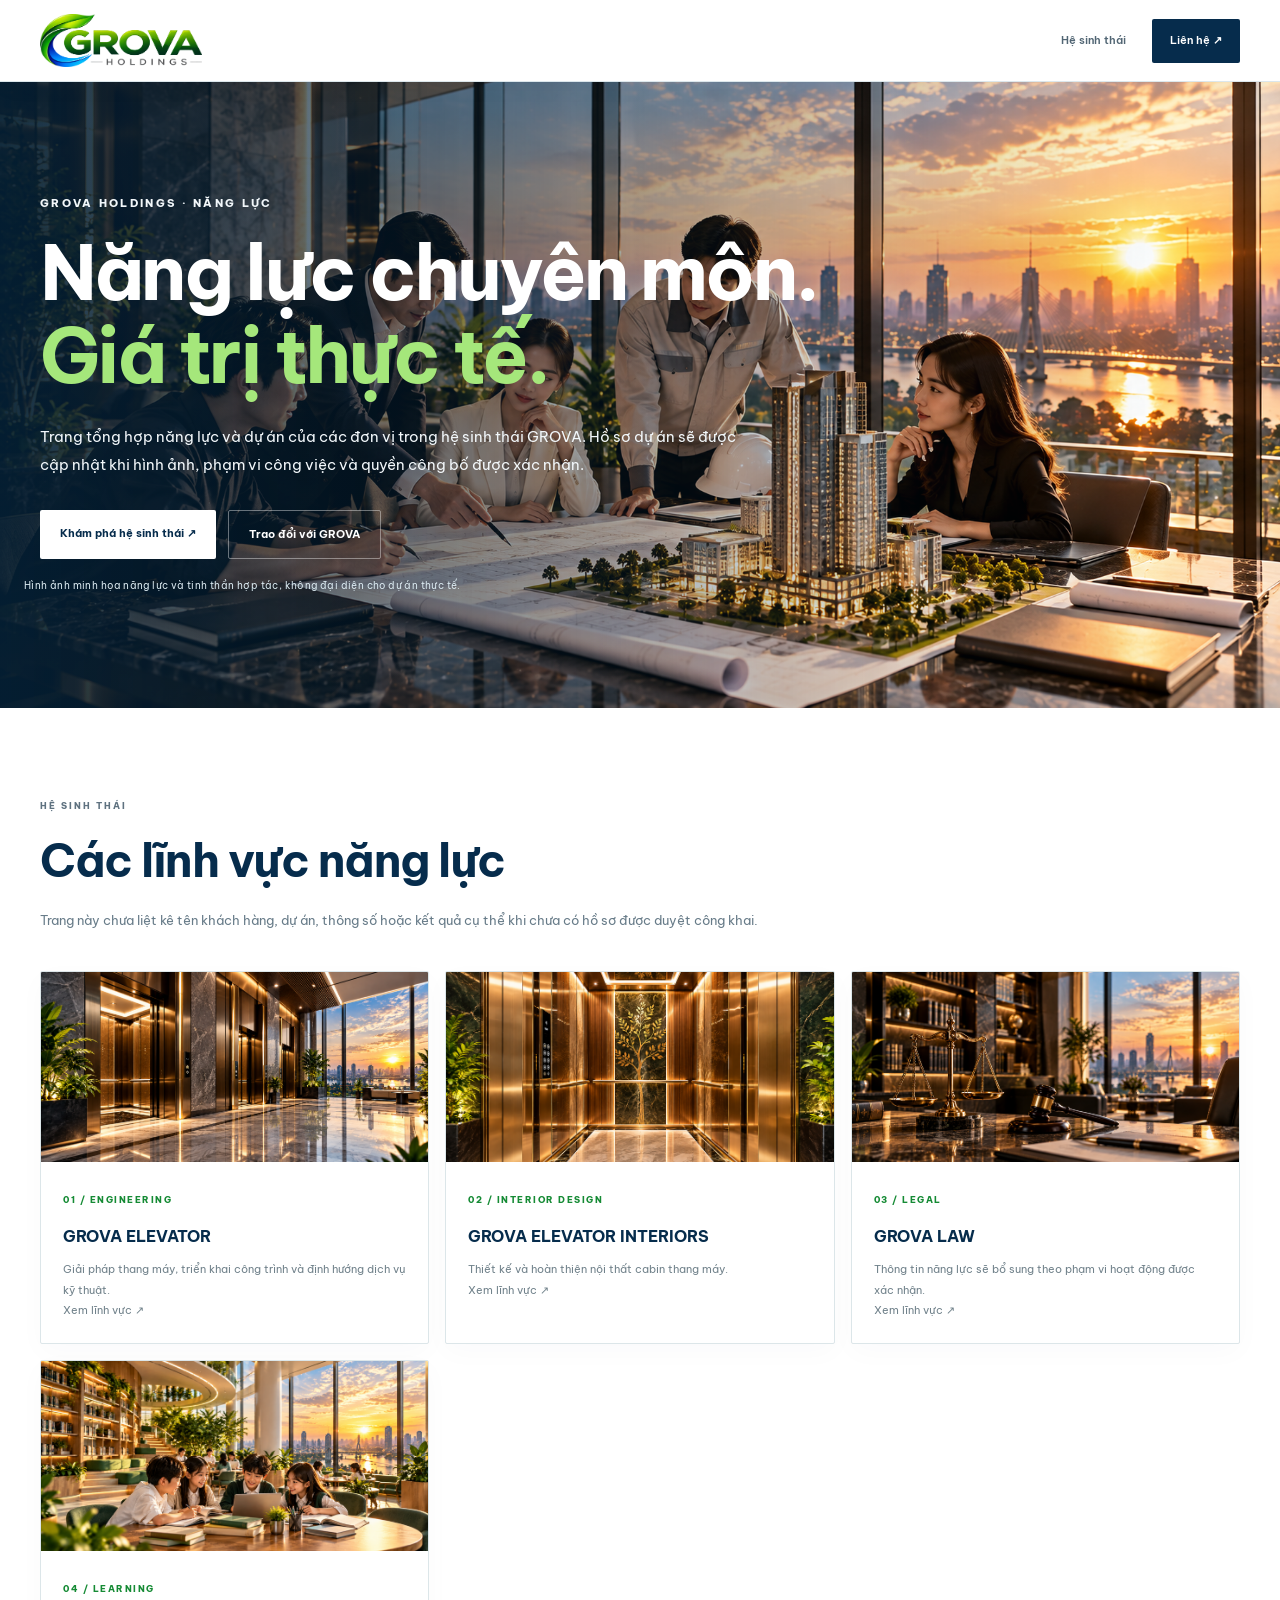
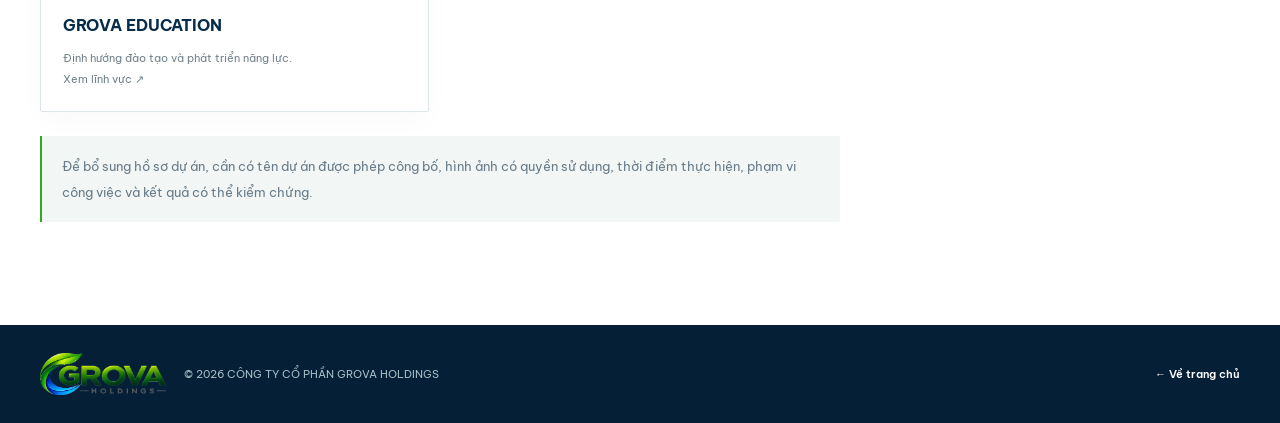
<file: projects.html>
<!doctype html>
<html lang="vi"><head><meta charset="utf-8">
<meta name="viewport" content="width=device-width,initial-scale=1">
<meta name="theme-color" content="#07518b">
<meta name="description" content="Tổng quan năng lực và lĩnh vực hoạt động của hệ sinh thái GROVA HOLDINGS tại Việt Nam.">
<meta name="robots" content="index,follow,max-image-preview:large">
<link rel="canonical" href="https://trungythp1-jpg.github.io/GROVA-WEBSITE/projects.html">
<link rel="icon" type="image/png" href="assets/grova_logo.png">
<meta property="og:type" content="website">
<meta property="og:locale" content="vi_VN">
<meta property="og:site_name" content="GROVA HOLDINGS">
<meta property="og:title" content="Năng lực & Dự án | GROVA HOLDINGS">
<meta property="og:description" content="Tổng quan năng lực và lĩnh vực hoạt động của hệ sinh thái GROVA HOLDINGS tại Việt Nam.">
<meta property="og:url" content="https://trungythp1-jpg.github.io/GROVA-WEBSITE/projects.html">
<meta property="og:image" content="https://trungythp1-jpg.github.io/GROVA-WEBSITE/assets/grova_logo.png">
<meta property="og:image:alt" content="GROVA HOLDINGS">
<meta name="twitter:card" content="summary">
<meta name="twitter:title" content="Năng lực & Dự án | GROVA HOLDINGS">
<meta name="twitter:description" content="Tổng quan năng lực và lĩnh vực hoạt động của hệ sinh thái GROVA HOLDINGS tại Việt Nam.">
<meta name="twitter:image" content="https://trungythp1-jpg.github.io/GROVA-WEBSITE/assets/grova_logo.png">
<title>Năng lực & Dự án | GROVA HOLDINGS</title><link rel="preconnect" href="https://fonts.googleapis.com">
<link rel="preconnect" href="https://fonts.gstatic.com" crossorigin><link href="https://fonts.googleapis.com/css2?family=Be+Vietnam+Pro:wght@400;500;600;700;800&display=swap" rel="stylesheet"><link rel="stylesheet" href="styles.css"><link rel="stylesheet" href="pages.css"></head><body>
<header class="sub-header"><a href="index.html" aria-label="GROVA HOLDINGS"><img src="assets/grova_logo.png" alt="GROVA HOLDINGS" decoding="async"></a><nav><a href="index.html#ecosystem">Hệ sinh thái</a><a class="home-link" href="index.html#contact">Liên hệ ↗</a></nav></header>
<main><section class="sub-hero"><div class="sub-hero-photo"><img src="assets/images/capabilities.png" alt="Đội ngũ chuyên môn cùng phát triển giải pháp" fetchpriority="high"></div><div class="sub-wrap"><p class="sub-kicker">GROVA HOLDINGS · NĂNG LỰC</p><h1>Năng lực chuyên môn.<br><em>Giá trị thực tế.</em></h1><p class="sub-lead">Trang tổng hợp năng lực và dự án của các đơn vị trong hệ sinh thái GROVA. Hồ sơ dự án sẽ được cập nhật khi hình ảnh, phạm vi công việc và quyền công bố được xác nhận.</p><div class="sub-actions"><a class="sub-btn" href="index.html#ecosystem">Khám phá hệ sinh thái ↗</a><a class="sub-btn secondary" href="index.html#contact">Trao đổi với GROVA</a></div></div><p class="sub-hero-note">Hình ảnh minh họa năng lực và tinh thần hợp tác, không đại diện cho dự án thực tế.</p></section>
<section class="sub-section"><div class="sub-wrap"><p class="sub-kicker">HỆ SINH THÁI</p><h2>Các lĩnh vực năng lực</h2><p>Trang này chưa liệt kê tên khách hàng, dự án, thông số hoặc kết quả cụ thể khi chưa có hồ sơ được duyệt công khai.</p><div class="sub-grid image-grid"><article class="sub-card"><img src="assets/images/elevator-main.png" alt="Không gian thang máy hiện đại" loading="lazy"><div><small>01 / ENGINEERING</small><h3>GROVA ELEVATOR</h3><p>Giải pháp thang máy, triển khai công trình và định hướng dịch vụ kỹ thuật.</p><p><a href="pages/elevator.html">Xem lĩnh vực ↗</a></p></div></article><article class="sub-card"><img src="assets/images/elevator-interiors.png" alt="Nội thất cabin thang máy" loading="lazy"><div><small>02 / INTERIOR DESIGN</small><h3>GROVA ELEVATOR INTERIORS</h3><p>Thiết kế và hoàn thiện nội thất cabin thang máy.</p><p><a href="pages/elevator-interiors.html">Xem lĩnh vực ↗</a></p></div></article><article class="sub-card"><img src="assets/images/grova-law.png" alt="Không gian pháp lý chuyên nghiệp" loading="lazy"><div><small>03 / LEGAL</small><h3>GROVA LAW</h3><p>Thông tin năng lực sẽ bổ sung theo phạm vi hoạt động được xác nhận.</p><p><a href="pages/law.html">Xem lĩnh vực ↗</a></p></div></article><article class="sub-card"><img src="assets/images/grova-education.png" alt="Không gian học tập hiện đại" loading="lazy"><div><small>04 / LEARNING</small><h3>GROVA EDUCATION</h3><p>Định hướng đào tạo và phát triển năng lực.</p><p><a href="pages/education.html">Xem lĩnh vực ↗</a></p></div></article></div><p class="sub-note" style="margin-top:24px">Để bổ sung hồ sơ dự án, cần có tên dự án được phép công bố, hình ảnh có quyền sử dụng, thời điểm thực hiện, phạm vi công việc và kết quả có thể kiểm chứng.</p></div></section></main>
<footer class="sub-footer"><div class="sub-wrap"><div class="sub-footer-brand"><img src="assets/grova_logo.png" alt="GROVA HOLDINGS"><span>© <span id="year">2026</span> CÔNG TY CỔ PHẦN GROVA HOLDINGS</span></div><a href="index.html">← Về trang chủ</a></div></footer></body></html>
</file>
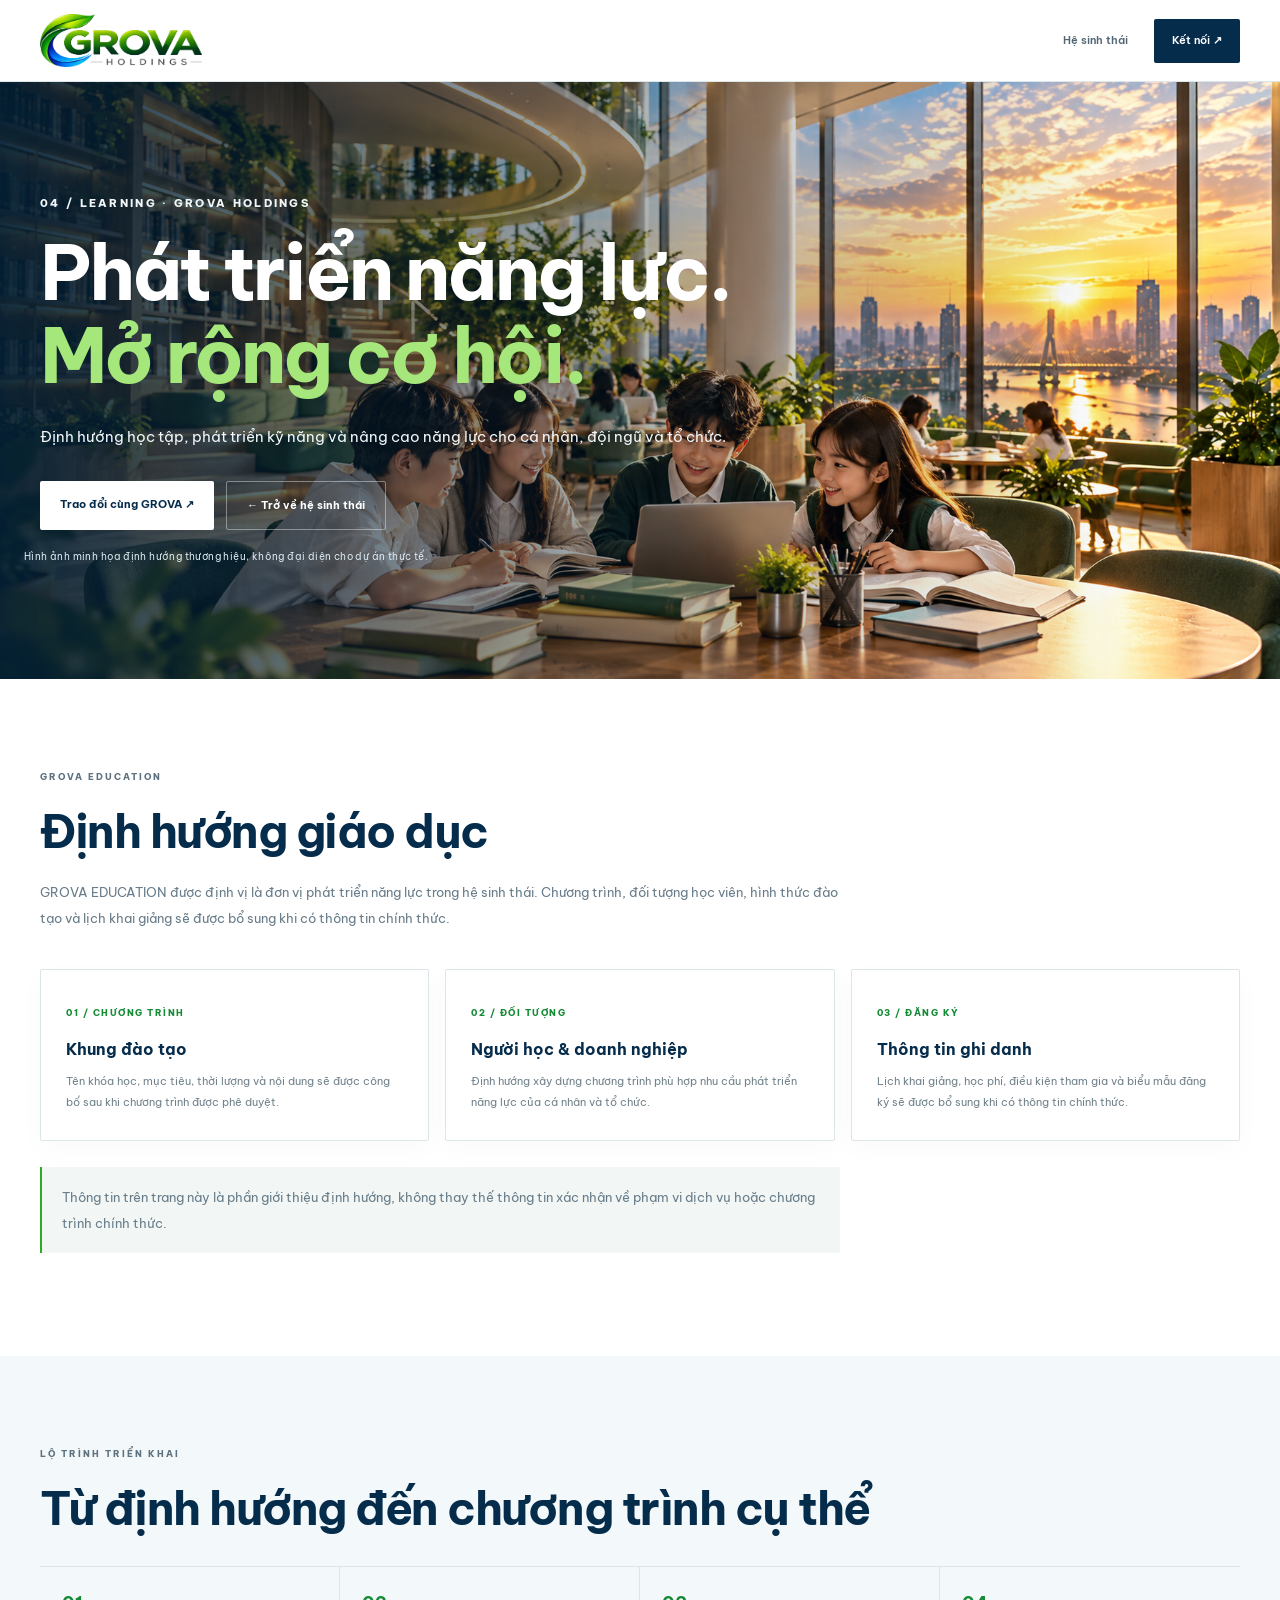
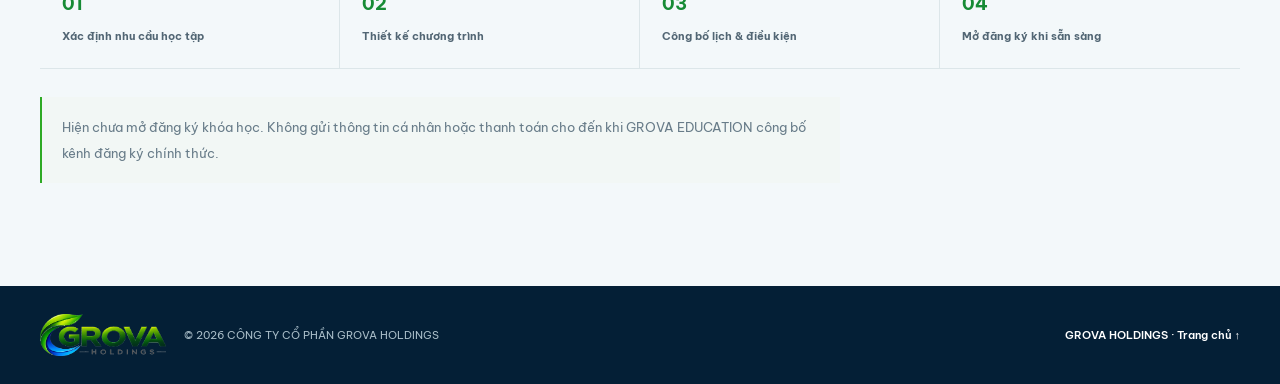
<file: pages/education.html>
<!doctype html>
<html lang="vi"><head><meta charset="utf-8">
<meta name="viewport" content="width=device-width,initial-scale=1">
<meta name="theme-color" content="#07518b">
<meta name="description" content="GROVA EDUCATION — Định hướng học tập, phát triển kỹ năng và nâng cao năng lực cho cá nhân, đội ngũ và tổ chức.">
<meta name="robots" content="index,follow,max-image-preview:large">
<link rel="canonical" href="https://trungythp1-jpg.github.io/GROVA-WEBSITE/pages/education.html">
<link rel="icon" type="image/png" href="../assets/grova_logo.png">
<meta property="og:type" content="website">
<meta property="og:locale" content="vi_VN">
<meta property="og:site_name" content="GROVA HOLDINGS">
<meta property="og:title" content="GROVA EDUCATION | GROVA HOLDINGS">
<meta property="og:description" content="GROVA EDUCATION — Định hướng học tập, phát triển kỹ năng và nâng cao năng lực cho cá nhân, đội ngũ và tổ chức.">
<meta property="og:url" content="https://trungythp1-jpg.github.io/GROVA-WEBSITE/pages/education.html">
<meta property="og:image" content="https://trungythp1-jpg.github.io/GROVA-WEBSITE/assets/grova_logo.png">
<meta property="og:image:alt" content="GROVA HOLDINGS">
<meta name="twitter:card" content="summary">
<meta name="twitter:title" content="GROVA EDUCATION | GROVA HOLDINGS">
<meta name="twitter:description" content="GROVA EDUCATION — Định hướng học tập, phát triển kỹ năng và nâng cao năng lực cho cá nhân, đội ngũ và tổ chức.">
<meta name="twitter:image" content="https://trungythp1-jpg.github.io/GROVA-WEBSITE/assets/grova_logo.png">
<title>GROVA EDUCATION | GROVA HOLDINGS</title><link rel="preconnect" href="https://fonts.googleapis.com">
<link rel="preconnect" href="https://fonts.gstatic.com" crossorigin><link href="https://fonts.googleapis.com/css2?family=Be+Vietnam+Pro:wght@400;500;600;700;800&display=swap" rel="stylesheet"><link rel="stylesheet" href="../styles.css"><link rel="stylesheet" href="../pages.css"></head><body class="division-education"><header class="sub-header"><a href="../index.html" aria-label="GROVA HOLDINGS"><img src="../assets/grova_logo.png" alt="GROVA HOLDINGS" decoding="async"></a><nav><a href="../index.html#ecosystem">Hệ sinh thái</a><a class="home-link" href="../index.html#contact">Kết nối ↗</a></nav></header><main><section class="sub-hero"><div class="sub-hero-photo"><img src="../assets/images/grova-education.png" alt="Không gian học tập và hợp tác giáo dục hiện đại" fetchpriority="high"></div><div class="sub-wrap"><p class="sub-kicker">04 / LEARNING · GROVA HOLDINGS</p><h1>Phát triển năng lực.<br><em>Mở rộng cơ hội.</em></h1><p class="sub-lead">Định hướng học tập, phát triển kỹ năng và nâng cao năng lực cho cá nhân, đội ngũ và tổ chức.</p><div class="sub-actions"><a class="sub-btn" href="../index.html#contact">Trao đổi cùng GROVA ↗</a><a class="sub-btn secondary" href="../index.html#ecosystem">← Trở về hệ sinh thái</a></div></div><p class="sub-hero-note">Hình ảnh minh họa định hướng thương hiệu, không đại diện cho dự án thực tế.</p></section><section class="sub-section"><div class="sub-wrap"><p class="sub-kicker">GROVA EDUCATION</p><h2>Định hướng giáo dục</h2><p>GROVA EDUCATION được định vị là đơn vị phát triển năng lực trong hệ sinh thái. Chương trình, đối tượng học viên, hình thức đào tạo và lịch khai giảng sẽ được bổ sung khi có thông tin chính thức.</p><div class="sub-grid"><article class="sub-card"><small>01 / CHƯƠNG TRÌNH</small><h3>Khung đào tạo</h3><p>Tên khóa học, mục tiêu, thời lượng và nội dung sẽ được công bố sau khi chương trình được phê duyệt.</p></article><article class="sub-card"><small>02 / ĐỐI TƯỢNG</small><h3>Người học & doanh nghiệp</h3><p>Định hướng xây dựng chương trình phù hợp nhu cầu phát triển năng lực của cá nhân và tổ chức.</p></article><article class="sub-card"><small>03 / ĐĂNG KÝ</small><h3>Thông tin ghi danh</h3><p>Lịch khai giảng, học phí, điều kiện tham gia và biểu mẫu đăng ký sẽ được bổ sung khi có thông tin chính thức.</p></article></div><p class="sub-note" style="margin-top:26px">Thông tin trên trang này là phần giới thiệu định hướng, không thay thế thông tin xác nhận về phạm vi dịch vụ hoặc chương trình chính thức.</p></div></section><section class="sub-section pale"><div class="sub-wrap"><p class="sub-kicker">LỘ TRÌNH TRIỂN KHAI</p><h2>Từ định hướng đến chương trình cụ thể</h2><div class="sub-process"><div><b>01</b><span>Xác định nhu cầu học tập</span></div><div><b>02</b><span>Thiết kế chương trình</span></div><div><b>03</b><span>Công bố lịch & điều kiện</span></div><div><b>04</b><span>Mở đăng ký khi sẵn sàng</span></div></div><p class="sub-note">Hiện chưa mở đăng ký khóa học. Không gửi thông tin cá nhân hoặc thanh toán cho đến khi GROVA EDUCATION công bố kênh đăng ký chính thức.</p></div></section></main><footer class="sub-footer"><div class="sub-wrap"><div class="sub-footer-brand"><img src="../assets/grova_logo.png" alt="GROVA HOLDINGS"><span>© <span class="year">2026</span> CÔNG TY CỔ PHẦN GROVA HOLDINGS</span></div><a href="../index.html">GROVA HOLDINGS · Trang chủ ↑</a></div></footer></body></html>
</file>
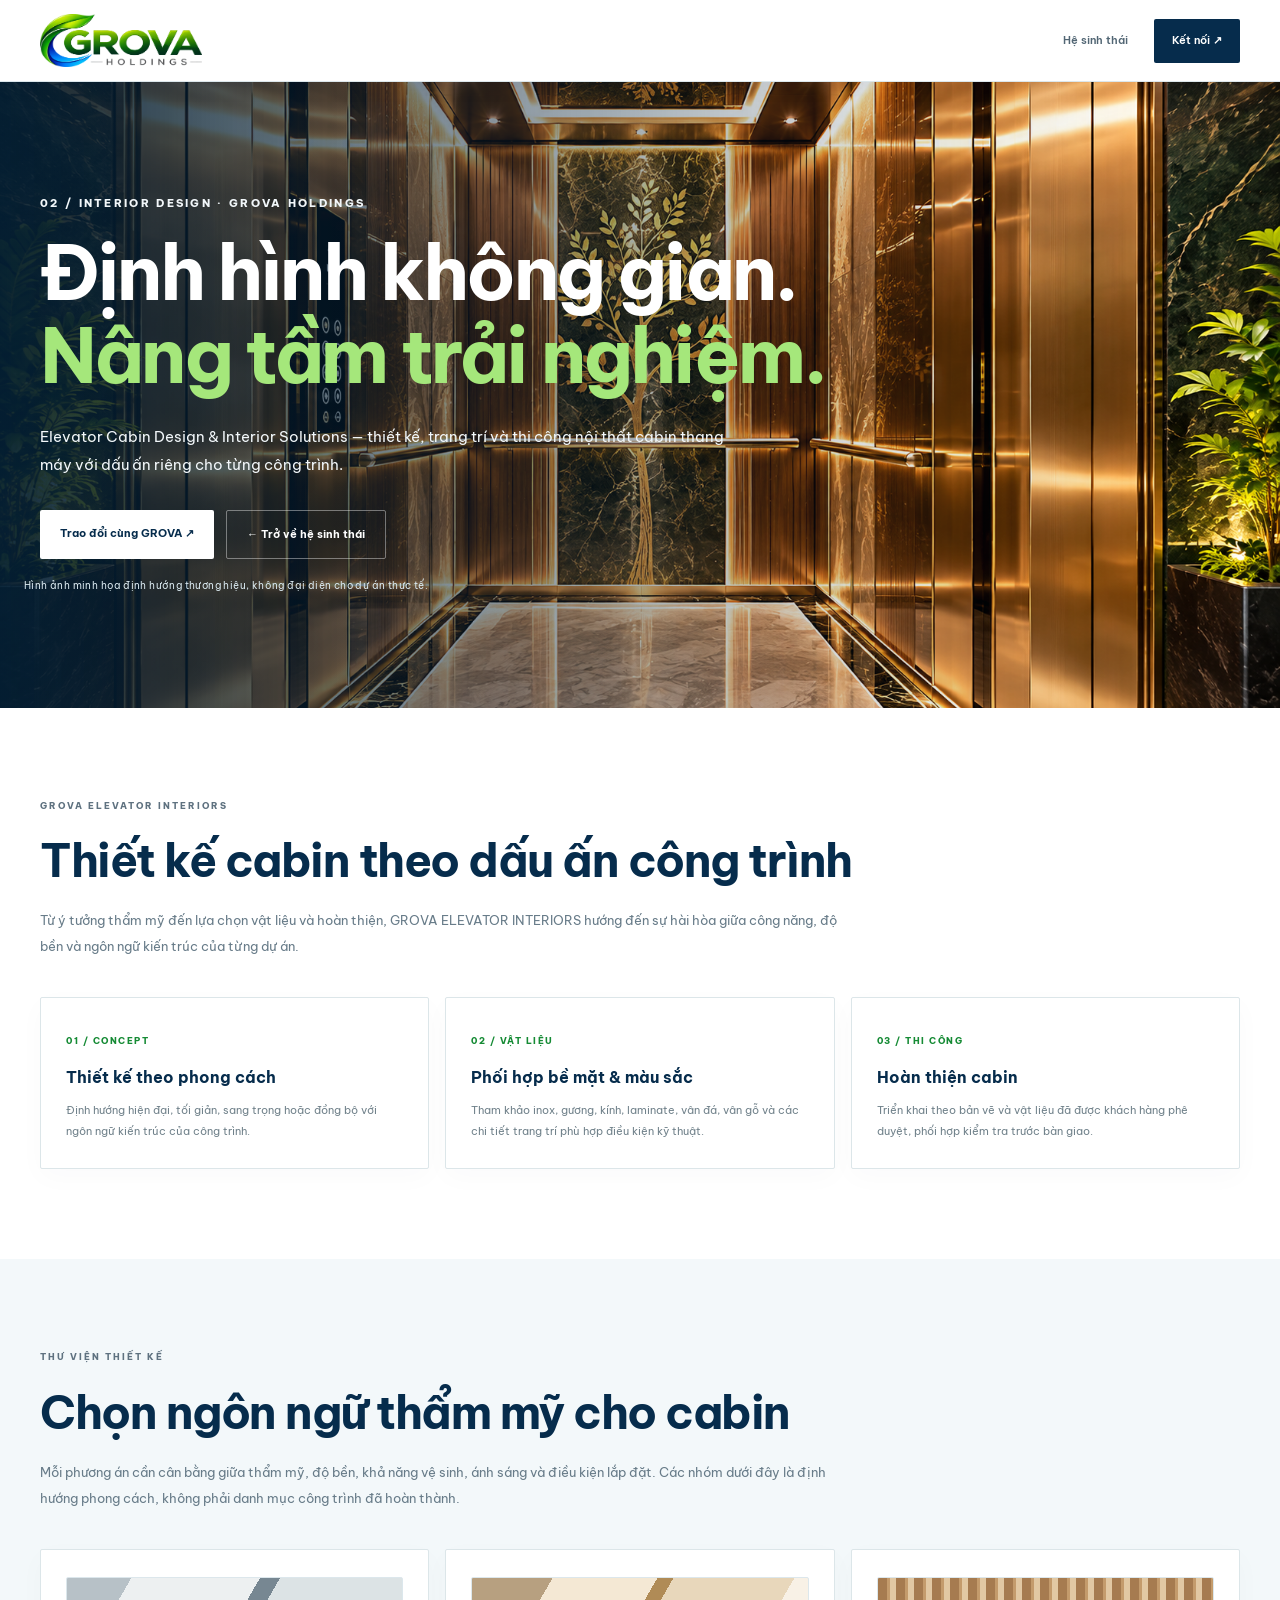
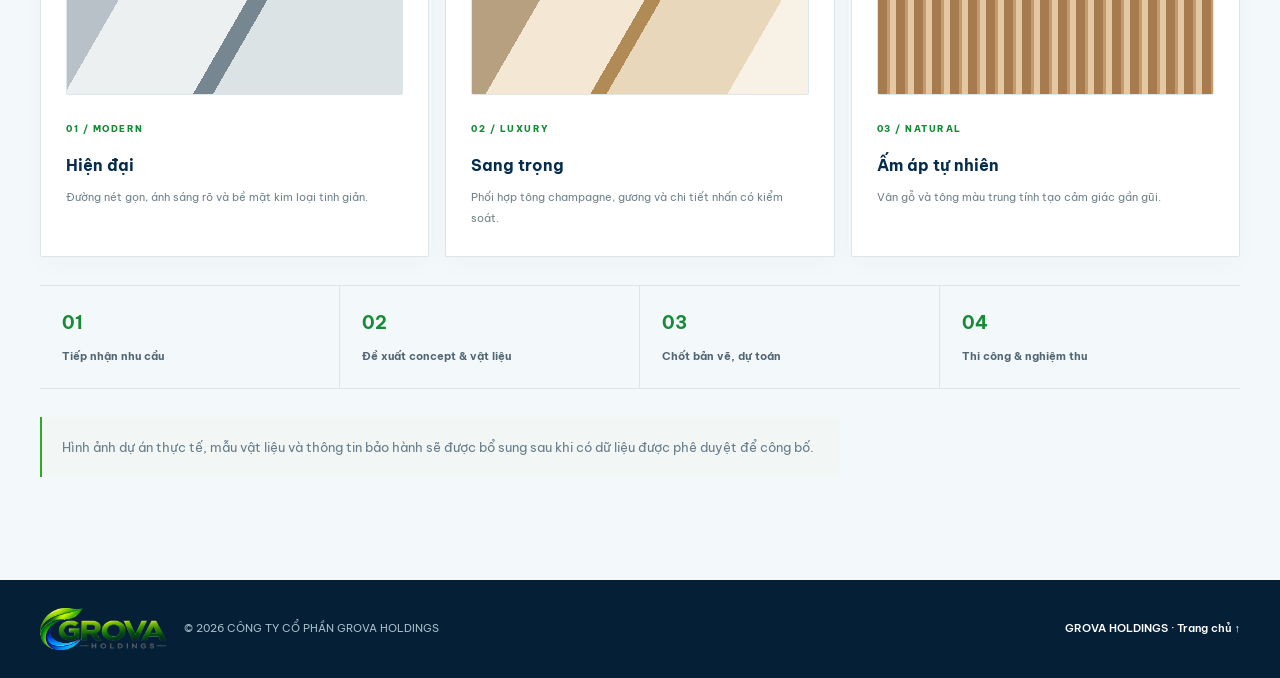
<file: pages/elevator-interiors.html>
<!doctype html>
<html lang="vi"><head><meta charset="utf-8">
<meta name="viewport" content="width=device-width,initial-scale=1">
<meta name="theme-color" content="#07518b">
<meta name="description" content="GROVA ELEVATOR INTERIORS — Elevator Cabin Design & Interior Solutions, thiết kế và hoàn thiện nội thất cabin thang máy.">
<meta name="robots" content="index,follow,max-image-preview:large">
<link rel="canonical" href="https://trungythp1-jpg.github.io/GROVA-WEBSITE/pages/elevator-interiors.html">
<link rel="icon" type="image/png" href="../assets/grova_logo.png">
<meta property="og:type" content="website">
<meta property="og:locale" content="vi_VN">
<meta property="og:site_name" content="GROVA HOLDINGS">
<meta property="og:title" content="GROVA ELEVATOR INTERIORS | Thiết kế cabin thang máy">
<meta property="og:description" content="GROVA ELEVATOR INTERIORS — Elevator Cabin Design & Interior Solutions, thiết kế và hoàn thiện nội thất cabin thang máy.">
<meta property="og:url" content="https://trungythp1-jpg.github.io/GROVA-WEBSITE/pages/elevator-interiors.html">
<meta property="og:image" content="https://trungythp1-jpg.github.io/GROVA-WEBSITE/assets/grova_logo.png">
<meta property="og:image:alt" content="GROVA HOLDINGS">
<meta name="twitter:card" content="summary">
<meta name="twitter:title" content="GROVA ELEVATOR INTERIORS | Thiết kế cabin thang máy">
<meta name="twitter:description" content="GROVA ELEVATOR INTERIORS — Elevator Cabin Design & Interior Solutions, thiết kế và hoàn thiện nội thất cabin thang máy.">
<meta name="twitter:image" content="https://trungythp1-jpg.github.io/GROVA-WEBSITE/assets/grova_logo.png">
<title>GROVA ELEVATOR INTERIORS | Thiết kế cabin thang máy</title><link rel="preconnect" href="https://fonts.googleapis.com">
<link rel="preconnect" href="https://fonts.gstatic.com" crossorigin><link href="https://fonts.googleapis.com/css2?family=Be+Vietnam+Pro:wght@400;500;600;700;800&display=swap" rel="stylesheet"><link rel="stylesheet" href="../styles.css"><link rel="stylesheet" href="../pages.css"></head><body class="division-interiors"><header class="sub-header"><a href="../index.html" aria-label="GROVA HOLDINGS"><img src="../assets/grova_logo.png" alt="GROVA HOLDINGS" decoding="async"></a><nav><a href="../index.html#ecosystem">Hệ sinh thái</a><a class="home-link" href="../index.html#contact">Kết nối ↗</a></nav></header><main><section class="sub-hero"><div class="sub-hero-photo"><img src="../assets/images/elevator-interiors.png" alt="Thiết kế nội thất cabin thang máy cao cấp" fetchpriority="high"></div><div class="sub-wrap"><p class="sub-kicker">02 / INTERIOR DESIGN · GROVA HOLDINGS</p><h1>Định hình không gian.<br><em>Nâng tầm trải nghiệm.</em></h1><p class="sub-lead">Elevator Cabin Design & Interior Solutions — thiết kế, trang trí và thi công nội thất cabin thang máy với dấu ấn riêng cho từng công trình.</p><div class="sub-actions"><a class="sub-btn" href="../index.html#contact">Trao đổi cùng GROVA ↗</a><a class="sub-btn secondary" href="../index.html#ecosystem">← Trở về hệ sinh thái</a></div></div><p class="sub-hero-note">Hình ảnh minh họa định hướng thương hiệu, không đại diện cho dự án thực tế.</p></section><section class="sub-section"><div class="sub-wrap"><p class="sub-kicker">GROVA ELEVATOR INTERIORS</p><h2>Thiết kế cabin theo dấu ấn công trình</h2><p>Từ ý tưởng thẩm mỹ đến lựa chọn vật liệu và hoàn thiện, GROVA ELEVATOR INTERIORS hướng đến sự hài hòa giữa công năng, độ bền và ngôn ngữ kiến trúc của từng dự án.</p><div class="sub-grid"><article class="sub-card"><small>01 / CONCEPT</small><h3>Thiết kế theo phong cách</h3><p>Định hướng hiện đại, tối giản, sang trọng hoặc đồng bộ với ngôn ngữ kiến trúc của công trình.</p></article><article class="sub-card"><small>02 / VẬT LIỆU</small><h3>Phối hợp bề mặt & màu sắc</h3><p>Tham khảo inox, gương, kính, laminate, vân đá, vân gỗ và các chi tiết trang trí phù hợp điều kiện kỹ thuật.</p></article><article class="sub-card"><small>03 / THI CÔNG</small><h3>Hoàn thiện cabin</h3><p>Triển khai theo bản vẽ và vật liệu đã được khách hàng phê duyệt, phối hợp kiểm tra trước bàn giao.</p></article></div></div></section><section class="sub-section pale"><div class="sub-wrap"><p class="sub-kicker">THƯ VIỆN THIẾT KẾ</p><h2>Chọn ngôn ngữ thẩm mỹ cho cabin</h2><p>Mỗi phương án cần cân bằng giữa thẩm mỹ, độ bền, khả năng vệ sinh, ánh sáng và điều kiện lắp đặt. Các nhóm dưới đây là định hướng phong cách, không phải danh mục công trình đã hoàn thành.</p><div class="sub-grid"><article class="sub-card"><div class="material-swatch swatch-modern" aria-hidden="true"></div><small>01 / MODERN</small><h3>Hiện đại</h3><p>Đường nét gọn, ánh sáng rõ và bề mặt kim loại tinh giản.</p></article><article class="sub-card"><div class="material-swatch swatch-luxe" aria-hidden="true"></div><small>02 / LUXURY</small><h3>Sang trọng</h3><p>Phối hợp tông champagne, gương và chi tiết nhấn có kiểm soát.</p></article><article class="sub-card"><div class="material-swatch swatch-natural" aria-hidden="true"></div><small>03 / NATURAL</small><h3>Ấm áp tự nhiên</h3><p>Vân gỗ và tông màu trung tính tạo cảm giác gần gũi.</p></article></div><div class="sub-process"><div><b>01</b><span>Tiếp nhận nhu cầu</span></div><div><b>02</b><span>Đề xuất concept & vật liệu</span></div><div><b>03</b><span>Chốt bản vẽ, dự toán</span></div><div><b>04</b><span>Thi công & nghiệm thu</span></div></div><p class="sub-note">Hình ảnh dự án thực tế, mẫu vật liệu và thông tin bảo hành sẽ được bổ sung sau khi có dữ liệu được phê duyệt để công bố.</p></div></section></main><footer class="sub-footer"><div class="sub-wrap"><div class="sub-footer-brand"><img src="../assets/grova_logo.png" alt="GROVA HOLDINGS"><span>© <span class="year">2026</span> CÔNG TY CỔ PHẦN GROVA HOLDINGS</span></div><a href="../index.html">GROVA HOLDINGS · Trang chủ ↑</a></div></footer></body></html>
</file>
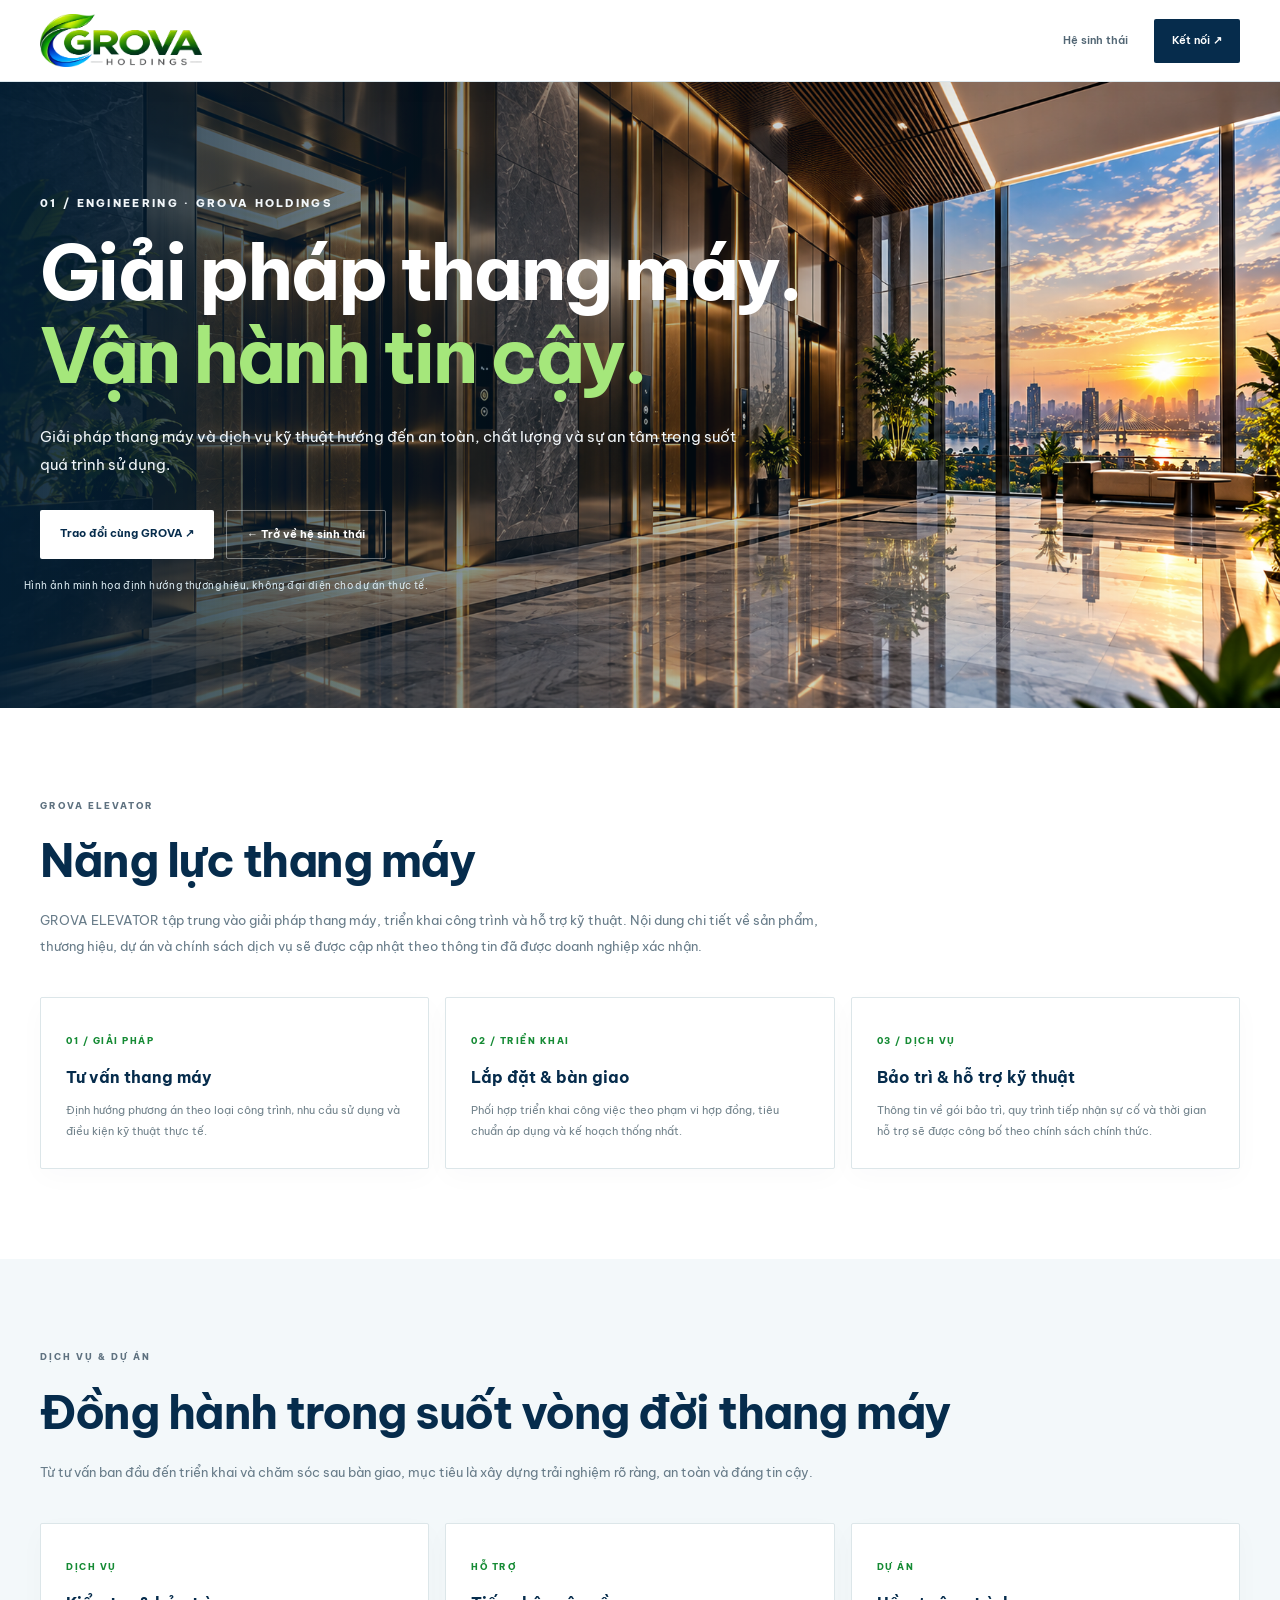
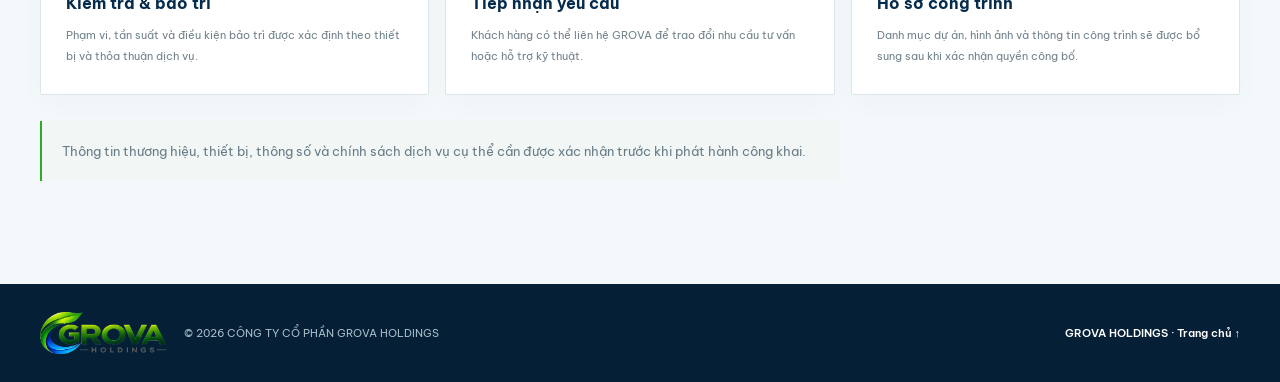
<file: pages/elevator.html>
<!doctype html>
<html lang="vi"><head><meta charset="utf-8">
<meta name="viewport" content="width=device-width,initial-scale=1">
<meta name="theme-color" content="#07518b">
<meta name="description" content="GROVA ELEVATOR — Giải pháp thang máy, triển khai công trình và dịch vụ kỹ thuật hướng đến an toàn, chất lượng.">
<meta name="robots" content="index,follow,max-image-preview:large">
<link rel="canonical" href="https://trungythp1-jpg.github.io/GROVA-WEBSITE/pages/elevator.html">
<link rel="icon" type="image/png" href="../assets/grova_logo.png">
<meta property="og:type" content="website">
<meta property="og:locale" content="vi_VN">
<meta property="og:site_name" content="GROVA HOLDINGS">
<meta property="og:title" content="GROVA ELEVATOR | Giải pháp thang máy">
<meta property="og:description" content="GROVA ELEVATOR — Giải pháp thang máy, triển khai công trình và dịch vụ kỹ thuật hướng đến an toàn, chất lượng.">
<meta property="og:url" content="https://trungythp1-jpg.github.io/GROVA-WEBSITE/pages/elevator.html">
<meta property="og:image" content="https://trungythp1-jpg.github.io/GROVA-WEBSITE/assets/grova_logo.png">
<meta property="og:image:alt" content="GROVA HOLDINGS">
<meta name="twitter:card" content="summary">
<meta name="twitter:title" content="GROVA ELEVATOR | Giải pháp thang máy">
<meta name="twitter:description" content="GROVA ELEVATOR — Giải pháp thang máy, triển khai công trình và dịch vụ kỹ thuật hướng đến an toàn, chất lượng.">
<meta name="twitter:image" content="https://trungythp1-jpg.github.io/GROVA-WEBSITE/assets/grova_logo.png">
<title>GROVA ELEVATOR | Giải pháp thang máy</title><link rel="preconnect" href="https://fonts.googleapis.com">
<link rel="preconnect" href="https://fonts.gstatic.com" crossorigin><link href="https://fonts.googleapis.com/css2?family=Be+Vietnam+Pro:wght@400;500;600;700;800&display=swap" rel="stylesheet"><link rel="stylesheet" href="../styles.css"><link rel="stylesheet" href="../pages.css"></head><body class="division-elevator"><header class="sub-header"><a href="../index.html" aria-label="GROVA HOLDINGS"><img src="../assets/grova_logo.png" alt="GROVA HOLDINGS" decoding="async"></a><nav><a href="../index.html#ecosystem">Hệ sinh thái</a><a class="home-link" href="../index.html#contact">Kết nối ↗</a></nav></header><main><section class="sub-hero"><div class="sub-hero-photo"><img src="../assets/images/elevator-main.png" alt="Không gian sảnh thang máy hiện đại" fetchpriority="high"></div><div class="sub-wrap"><p class="sub-kicker">01 / ENGINEERING · GROVA HOLDINGS</p><h1>Giải pháp thang máy.<br><em>Vận hành tin cậy.</em></h1><p class="sub-lead">Giải pháp thang máy và dịch vụ kỹ thuật hướng đến an toàn, chất lượng và sự an tâm trong suốt quá trình sử dụng.</p><div class="sub-actions"><a class="sub-btn" href="../index.html#contact">Trao đổi cùng GROVA ↗</a><a class="sub-btn secondary" href="../index.html#ecosystem">← Trở về hệ sinh thái</a></div></div><p class="sub-hero-note">Hình ảnh minh họa định hướng thương hiệu, không đại diện cho dự án thực tế.</p></section><section class="sub-section"><div class="sub-wrap"><p class="sub-kicker">GROVA ELEVATOR</p><h2>Năng lực thang máy</h2><p>GROVA ELEVATOR tập trung vào giải pháp thang máy, triển khai công trình và hỗ trợ kỹ thuật. Nội dung chi tiết về sản phẩm, thương hiệu, dự án và chính sách dịch vụ sẽ được cập nhật theo thông tin đã được doanh nghiệp xác nhận.</p><div class="sub-grid"><article class="sub-card"><small>01 / GIẢI PHÁP</small><h3>Tư vấn thang máy</h3><p>Định hướng phương án theo loại công trình, nhu cầu sử dụng và điều kiện kỹ thuật thực tế.</p></article><article class="sub-card"><small>02 / TRIỂN KHAI</small><h3>Lắp đặt & bàn giao</h3><p>Phối hợp triển khai công việc theo phạm vi hợp đồng, tiêu chuẩn áp dụng và kế hoạch thống nhất.</p></article><article class="sub-card"><small>03 / DỊCH VỤ</small><h3>Bảo trì & hỗ trợ kỹ thuật</h3><p>Thông tin về gói bảo trì, quy trình tiếp nhận sự cố và thời gian hỗ trợ sẽ được công bố theo chính sách chính thức.</p></article></div></div></section><section class="sub-section pale"><div class="sub-wrap"><p class="sub-kicker">DỊCH VỤ & DỰ ÁN</p><h2>Đồng hành trong suốt vòng đời thang máy</h2><p>Từ tư vấn ban đầu đến triển khai và chăm sóc sau bàn giao, mục tiêu là xây dựng trải nghiệm rõ ràng, an toàn và đáng tin cậy.</p><div class="sub-grid"><article class="sub-card"><small>DỊCH VỤ</small><h3>Kiểm tra & bảo trì</h3><p>Phạm vi, tần suất và điều kiện bảo trì được xác định theo thiết bị và thỏa thuận dịch vụ.</p></article><article class="sub-card"><small>HỖ TRỢ</small><h3>Tiếp nhận yêu cầu</h3><p>Khách hàng có thể liên hệ GROVA để trao đổi nhu cầu tư vấn hoặc hỗ trợ kỹ thuật.</p></article><article class="sub-card"><small>DỰ ÁN</small><h3>Hồ sơ công trình</h3><p>Danh mục dự án, hình ảnh và thông tin công trình sẽ được bổ sung sau khi xác nhận quyền công bố.</p></article></div><p class="sub-note" style="margin-top:26px">Thông tin thương hiệu, thiết bị, thông số và chính sách dịch vụ cụ thể cần được xác nhận trước khi phát hành công khai.</p></div></section></main><footer class="sub-footer"><div class="sub-wrap"><div class="sub-footer-brand"><img src="../assets/grova_logo.png" alt="GROVA HOLDINGS"><span>© <span class="year">2026</span> CÔNG TY CỔ PHẦN GROVA HOLDINGS</span></div><a href="../index.html">GROVA HOLDINGS · Trang chủ ↑</a></div></footer></body></html>
</file>
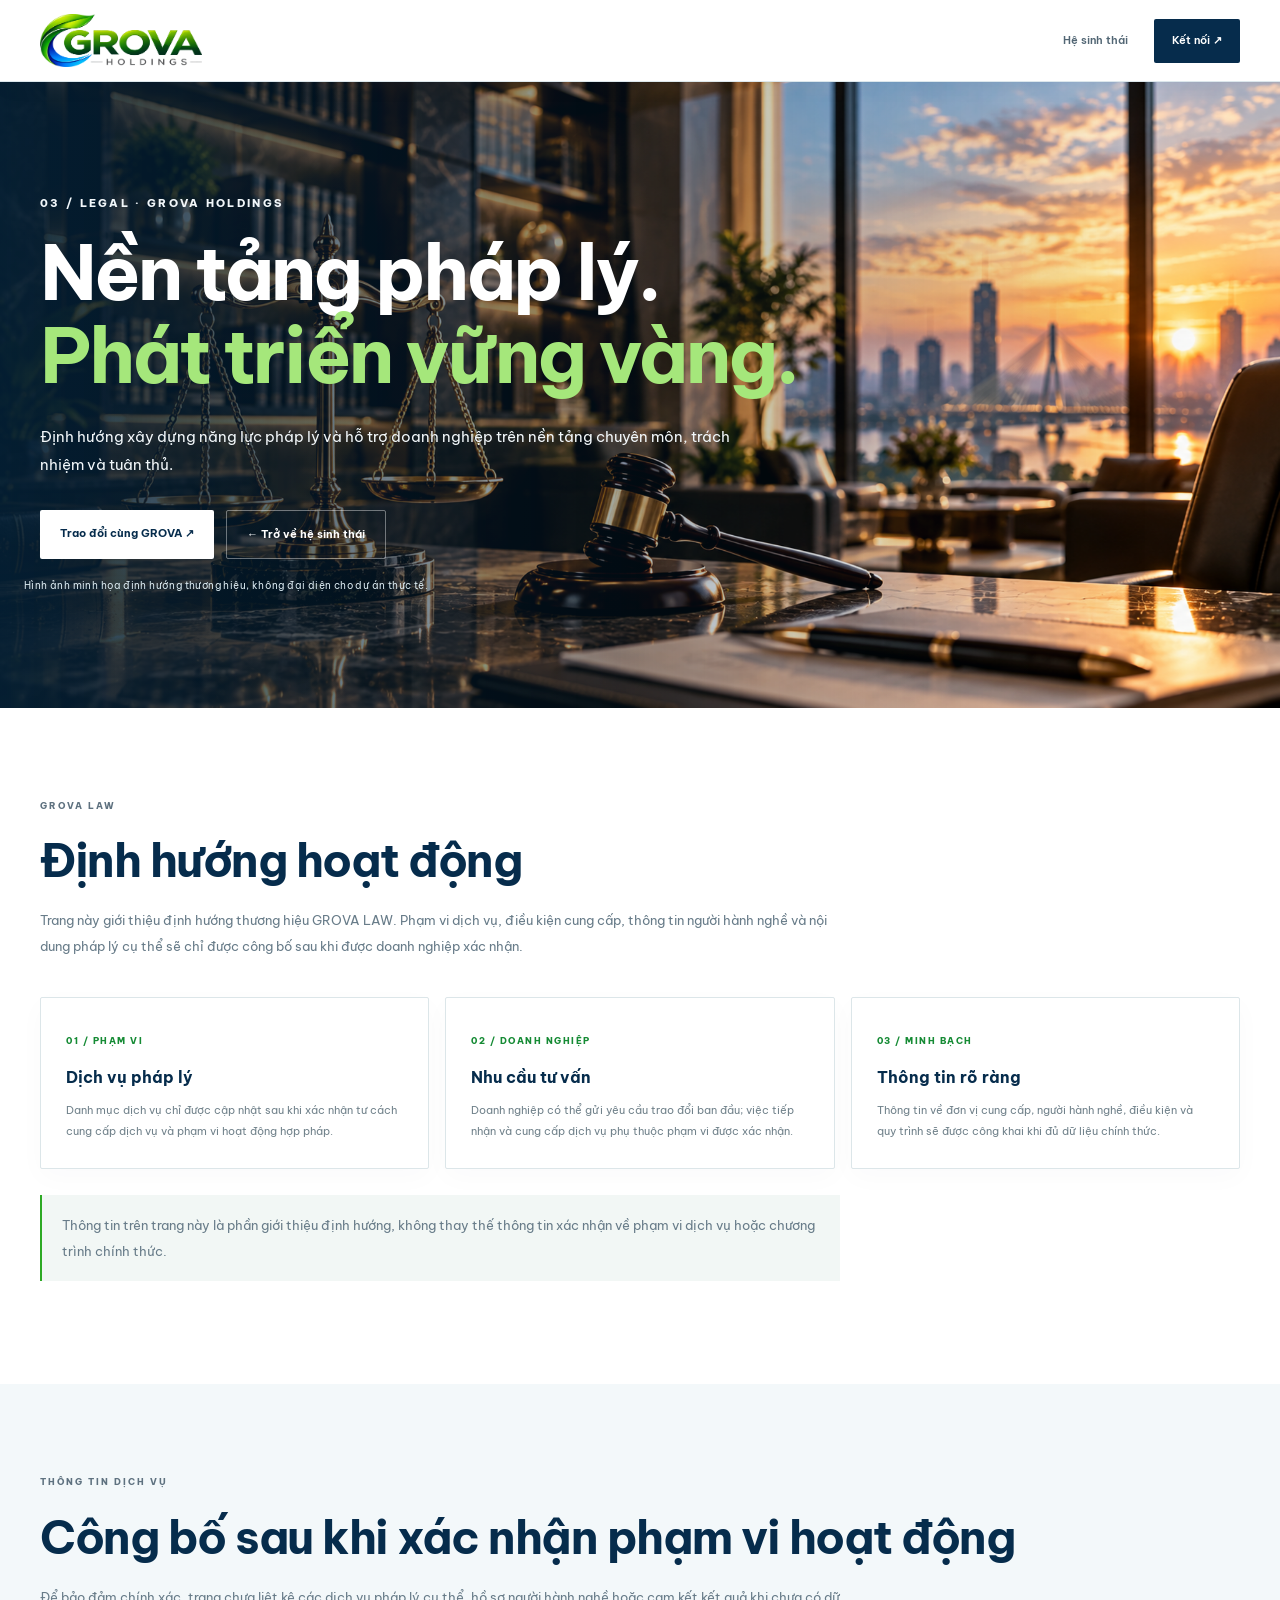
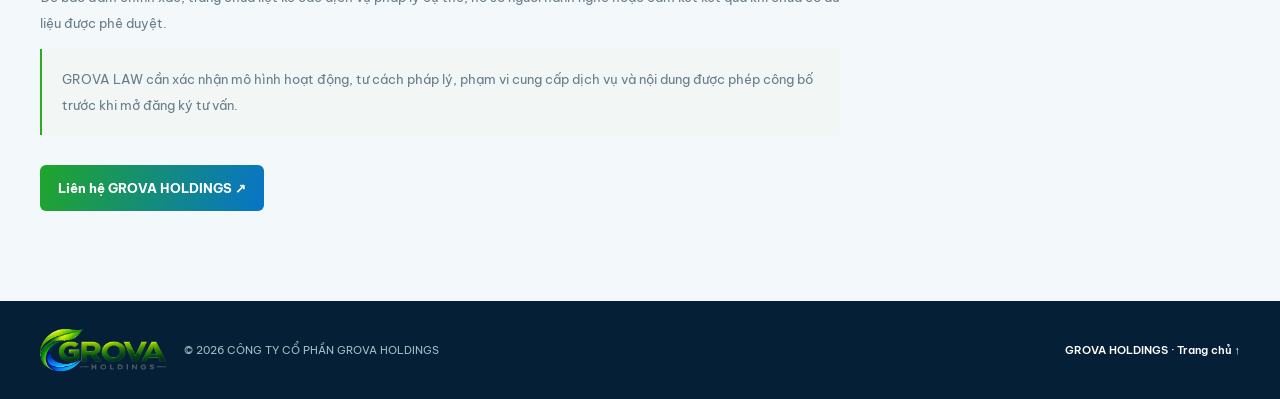
<file: pages/law.html>
<!doctype html>
<html lang="vi"><head><meta charset="utf-8">
<meta name="viewport" content="width=device-width,initial-scale=1">
<meta name="theme-color" content="#07518b">
<meta name="description" content="GROVA LAW — Định hướng xây dựng năng lực pháp lý và hỗ trợ doanh nghiệp trên nền tảng chuyên môn, trách nhiệm và tuân thủ.">
<meta name="robots" content="index,follow,max-image-preview:large">
<link rel="canonical" href="https://trungythp1-jpg.github.io/GROVA-WEBSITE/pages/law.html">
<link rel="icon" type="image/png" href="../assets/grova_logo.png">
<meta property="og:type" content="website">
<meta property="og:locale" content="vi_VN">
<meta property="og:site_name" content="GROVA HOLDINGS">
<meta property="og:title" content="GROVA LAW | GROVA HOLDINGS">
<meta property="og:description" content="GROVA LAW — Định hướng xây dựng năng lực pháp lý và hỗ trợ doanh nghiệp trên nền tảng chuyên môn, trách nhiệm và tuân thủ.">
<meta property="og:url" content="https://trungythp1-jpg.github.io/GROVA-WEBSITE/pages/law.html">
<meta property="og:image" content="https://trungythp1-jpg.github.io/GROVA-WEBSITE/assets/grova_logo.png">
<meta property="og:image:alt" content="GROVA HOLDINGS">
<meta name="twitter:card" content="summary">
<meta name="twitter:title" content="GROVA LAW | GROVA HOLDINGS">
<meta name="twitter:description" content="GROVA LAW — Định hướng xây dựng năng lực pháp lý và hỗ trợ doanh nghiệp trên nền tảng chuyên môn, trách nhiệm và tuân thủ.">
<meta name="twitter:image" content="https://trungythp1-jpg.github.io/GROVA-WEBSITE/assets/grova_logo.png">
<title>GROVA LAW | GROVA HOLDINGS</title><link rel="preconnect" href="https://fonts.googleapis.com">
<link rel="preconnect" href="https://fonts.gstatic.com" crossorigin><link href="https://fonts.googleapis.com/css2?family=Be+Vietnam+Pro:wght@400;500;600;700;800&display=swap" rel="stylesheet"><link rel="stylesheet" href="../styles.css"><link rel="stylesheet" href="../pages.css"></head><body class="division-law"><header class="sub-header"><a href="../index.html" aria-label="GROVA HOLDINGS"><img src="../assets/grova_logo.png" alt="GROVA HOLDINGS" decoding="async"></a><nav><a href="../index.html#ecosystem">Hệ sinh thái</a><a class="home-link" href="../index.html#contact">Kết nối ↗</a></nav></header><main><section class="sub-hero"><div class="sub-hero-photo"><img src="../assets/images/grova-law.png" alt="Không gian tư vấn pháp lý chuyên nghiệp" fetchpriority="high"></div><div class="sub-wrap"><p class="sub-kicker">03 / LEGAL · GROVA HOLDINGS</p><h1>Nền tảng pháp lý.<br><em>Phát triển vững vàng.</em></h1><p class="sub-lead">Định hướng xây dựng năng lực pháp lý và hỗ trợ doanh nghiệp trên nền tảng chuyên môn, trách nhiệm và tuân thủ.</p><div class="sub-actions"><a class="sub-btn" href="../index.html#contact">Trao đổi cùng GROVA ↗</a><a class="sub-btn secondary" href="../index.html#ecosystem">← Trở về hệ sinh thái</a></div></div><p class="sub-hero-note">Hình ảnh minh họa định hướng thương hiệu, không đại diện cho dự án thực tế.</p></section><section class="sub-section"><div class="sub-wrap"><p class="sub-kicker">GROVA LAW</p><h2>Định hướng hoạt động</h2><p>Trang này giới thiệu định hướng thương hiệu GROVA LAW. Phạm vi dịch vụ, điều kiện cung cấp, thông tin người hành nghề và nội dung pháp lý cụ thể sẽ chỉ được công bố sau khi được doanh nghiệp xác nhận.</p><div class="sub-grid"><article class="sub-card"><small>01 / PHẠM VI</small><h3>Dịch vụ pháp lý</h3><p>Danh mục dịch vụ chỉ được cập nhật sau khi xác nhận tư cách cung cấp dịch vụ và phạm vi hoạt động hợp pháp.</p></article><article class="sub-card"><small>02 / DOANH NGHIỆP</small><h3>Nhu cầu tư vấn</h3><p>Doanh nghiệp có thể gửi yêu cầu trao đổi ban đầu; việc tiếp nhận và cung cấp dịch vụ phụ thuộc phạm vi được xác nhận.</p></article><article class="sub-card"><small>03 / MINH BẠCH</small><h3>Thông tin rõ ràng</h3><p>Thông tin về đơn vị cung cấp, người hành nghề, điều kiện và quy trình sẽ được công khai khi đủ dữ liệu chính thức.</p></article></div><p class="sub-note" style="margin-top:26px">Thông tin trên trang này là phần giới thiệu định hướng, không thay thế thông tin xác nhận về phạm vi dịch vụ hoặc chương trình chính thức.</p></div></section><section class="sub-section pale"><div class="sub-wrap"><p class="sub-kicker">THÔNG TIN DỊCH VỤ</p><h2>Công bố sau khi xác nhận phạm vi hoạt động</h2><p>Để bảo đảm chính xác, trang chưa liệt kê các dịch vụ pháp lý cụ thể, hồ sơ người hành nghề hoặc cam kết kết quả khi chưa có dữ liệu được phê duyệt.</p><p class="sub-note">GROVA LAW cần xác nhận mô hình hoạt động, tư cách pháp lý, phạm vi cung cấp dịch vụ và nội dung được phép công bố trước khi mở đăng ký tư vấn.</p><div class="sub-actions"><a class="sub-btn" href="../index.html#contact">Liên hệ GROVA HOLDINGS ↗</a></div></div></section></main><footer class="sub-footer"><div class="sub-wrap"><div class="sub-footer-brand"><img src="../assets/grova_logo.png" alt="GROVA HOLDINGS"><span>© <span class="year">2026</span> CÔNG TY CỔ PHẦN GROVA HOLDINGS</span></div><a href="../index.html">GROVA HOLDINGS · Trang chủ ↑</a></div></footer></body></html>
</file>
<file: styles.css>
:root{--navy:#07518b;--deep:#062c4c;--blue:#178b3b;--green:#2eaa25;--bright-green:#75c900;--sky-blue:#0b82d5;--ink:#172c3a;--muted:#667783;--line:#dbe5ea;--paper:#f5f9fb;--gold:#c7a66a}*{box-sizing:border-box}html{scroll-behavior:smooth;scroll-padding-top:85px}body{margin:0;font-family:"Be Vietnam Pro",Arial,sans-serif;color:var(--ink);line-height:1.7;-webkit-font-smoothing:antialiased}a{color:inherit;text-decoration:none}.wrap{width:min(1160px,calc(100% - 48px));margin:auto}.header{height:80px;position:sticky;top:0;z-index:10;background:#ffffffed;backdrop-filter:blur(12px);border-bottom:1px solid var(--line);display:flex;align-items:center;justify-content:space-between;padding:0 max(24px,calc((100vw - 1160px)/2))}.brand{display:flex;align-items:center;gap:10px;color:var(--navy);font-size:16px;font-weight:800;letter-spacing:2px;line-height:1.15}.brand-logo{display:block;width:auto;height:44px;max-width:220px;object-fit:contain;object-position:left center}.inverse .brand-logo{filter:none}nav{display:flex;align-items:center;gap:30px;font-size:12px;font-weight:600;color:#465b69}nav a:hover{color:var(--blue)}.navcta{background:linear-gradient(105deg,#229f2b,#075bb5);color:#fff;padding:12px 17px;border-radius:3px}#menu{display:none}.hero{min-height:680px;position:relative;overflow:hidden;background:linear-gradient(115deg,#ffffff 0%,#f4faef 48%,#e8f4fb 100%);display:flex;align-items:center}.hero-bg{position:absolute;inset:0 0 0 45%;opacity:.35;background-image:linear-gradient(#123c5910 1px,transparent 1px),linear-gradient(90deg,#123c5910 1px,transparent 1px);background-size:50px 50px}.hero-inner{position:relative;z-index:2;padding:65px 0 90px}.eyebrow{font-size:10px;font-weight:700;letter-spacing:2px;color:var(--blue);margin:0 0 20px}.hero h1{font-size:clamp(43px,5.5vw,72px);line-height:1.15;letter-spacing:-3px;color:var(--deep);margin:0 0 24px}.hero em,h2 em{font-style:normal;color:var(--blue)}.lead{max-width:550px;font-size:14px;color:#5d707d;line-height:1.95;margin-bottom:28px}.actions{display:flex;gap:12px;flex-wrap:wrap}.btn{display:inline-flex;align-items:center;justify-content:center;padding:13px 18px;font-size:12px;font-weight:700;border-radius:3px}.primary{background:linear-gradient(105deg,#28a928,#075bb5);color:white}.secondary{border:1px solid #c8d7df;color:var(--navy)}.stats{display:flex;gap:38px;margin-top:48px}.stats div{display:flex;flex-direction:column}.stats b{font-size:22px;color:var(--navy)}.stats span{font-size:10px;color:#71828c}.orb{position:absolute;right:7%;top:50%;transform:translateY(-50%);width:min(35vw,420px);aspect-ratio:1;border:1px solid #123c5930;border-radius:50%;display:grid;place-items:center}.orb:before,.orb:after{content:"";position:absolute;border:1px solid #123c5928;border-radius:50%;width:78%;height:112%;transform:rotate(35deg)}.orb:after{width:112%;height:70%;transform:rotate(-25deg)}.orb-inner{width:48%;aspect-ratio:1;border-radius:50%;background:linear-gradient(145deg,#168a35 0%,#07518b 58%,#062c4c 100%);box-shadow:0 25px 65px #123c5933;display:flex;align-items:center;justify-content:center;flex-direction:column;color:white;font-size:83px;letter-spacing:-9px;z-index:1}.orb-inner small{font-size:8px;letter-spacing:2px}.orb-tag{position:absolute;bottom:17%;left:-8%;background:white;padding:10px 13px;font-size:8px;letter-spacing:1.4px;color:#476273;z-index:2}.hero-foot{position:absolute;bottom:0;left:50%;transform:translateX(-50%);width:min(1160px,calc(100% - 48px));display:flex;justify-content:space-between;padding:17px 0;border-top:1px solid #123c5920;font-size:8px;letter-spacing:1.5px;color:#82919a}.section{padding:100px 0}h2{font-size:clamp(31px,4vw,47px);line-height:1.3;letter-spacing:-1.7px;color:var(--deep);margin:0}.about{display:grid;grid-template-columns:1fr 1fr;gap:80px}.large{font-size:18px;color:#27475b;line-height:1.8;margin:15px 0}.muted{font-size:12px;color:var(--muted);line-height:2}.values{display:grid;grid-template-columns:repeat(4,1fr);gap:25px;border-top:1px solid var(--line);margin-top:70px;padding-top:28px}.values small,.number{font-size:10px;letter-spacing:1px;color:#95a6b0}.values h3{color:var(--navy);font-size:16px;margin:13px 0 5px}.values p{font-size:11px;color:var(--muted);margin:0}.pale{background:var(--paper)}.section-head{display:flex;align-items:flex-end;justify-content:space-between;gap:40px;margin-bottom:40px}.section-head .muted{max-width:365px}.cards{display:grid;grid-template-columns:repeat(4,1fr);gap:14px}.cards article{background:#fff;border:1px solid #e0e8ec;padding:23px 20px;min-height:335px;display:flex;flex-direction:column;transition:.2s}.cards article:hover{transform:translateY(-4px);box-shadow:0 15px 35px #123c5910}.cards .featured{background:var(--navy);color:white;border-color:var(--navy)}.featured .number{color:#c8e7d1}.symbol{height:75px;display:flex;align-items:center;font-size:43px;color:#0878bd;font-weight:700;margin:10px 0}.featured .symbol{color:white}.cards h3{font-size:14px;color:var(--navy);margin:0 0 10px}.featured h3{color:white}.cards p{font-size:11px;line-height:1.9;color:var(--muted);margin:0 0 20px}.featured p{color:#d0dfe7}.cards a{margin-top:auto;padding-top:13px;border-top:1px solid var(--line);font-size:10px;font-weight:700;color:var(--blue)}.featured a{border-color:#ffffff30;color:white}.note{font-size:10px;color:#87969e;margin-top:16px}.capability{display:grid;grid-template-columns:1fr 1fr;gap:80px;align-items:center}.architecture{min-height:410px;position:relative;overflow:hidden;background:linear-gradient(145deg,#d8e5eb,#eef3f5);display:flex;align-items:flex-end;justify-content:center;gap:7px;padding-bottom:80px}.architecture:before{content:"";position:absolute;inset:0;background-image:linear-gradient(#123c5910 1px,transparent 1px),linear-gradient(90deg,#123c5910 1px,transparent 1px);background-size:28px 28px}.architecture div{width:45px;height:165px;background:linear-gradient(90deg,#0c67a9,#48a9d6);position:relative}.architecture div:nth-child(2){height:235px}.architecture div:nth-child(3){height:205px}.architecture div:nth-child(4){height:150px;background:linear-gradient(90deg,#0878bd,#7cc9ed)}.architecture div:nth-child(5){height:120px;background:linear-gradient(90deg,#6fbf2a,#b8e86b)}.architecture div:after{content:"";position:absolute;inset:12px 9px;background:repeating-linear-gradient(to bottom,#ffffff90 0 3px,transparent 3px 15px)}.architecture span{position:absolute;bottom:15px;left:18px;font-size:8px;letter-spacing:2px;color:#527185}.capability ul{list-style:none;padding:0;margin:25px 0 0}.capability li{border-top:1px solid var(--line);padding:15px 0;display:flex;flex-direction:column;gap:4px}.capability li b{font-size:12px;color:var(--navy)}.capability li span{font-size:10px;color:var(--muted)}.contact{background:var(--deep);color:white;padding:90px 0}.contact-inner{display:grid;grid-template-columns:1fr .75fr;gap:90px;align-items:center}.light{color:#a8c4d3}.contact h2{color:white}.contact h2 em{color:#a6c8d9}.contact-inner>div>p:last-child{font-size:12px;color:#c2d1da;max-width:440px;margin-top:20px}.contact-card{padding:28px;background:#ffffff0d;border:1px solid #ffffff20}.contact-card>small{font-size:9px;letter-spacing:1.6px;color:#a7c4d3}.contact-card h3{font-size:20px;margin:13px 0}.contact-card p{font-size:11px;color:#bdcbd3}.white{background:white;color:var(--navy);margin:7px 0 12px}.contact-card .disclaimer{display:block;font-size:9px;line-height:1.7;color:#a8bbc6}footer{background:linear-gradient(110deg,#062c4c 0%,#034a76 70%,#087b44 100%);color:white}.foot-top{display:flex;align-items:center;justify-content:space-between;padding:27px 0}.inverse{color:white}.inverse .mark{background:white;color:var(--navy)}.inverse small{color:#9db2bf}.foot-top p,.foot-top>a:last-child{font-size:10px;color:#a9bbc5}.foot-bottom{display:flex;justify-content:space-between;border-top:1px solid #ffffff20;padding:15px 0;font-size:8px;letter-spacing:1px;color:#8fa6b4}@media(max-width:950px){.orb{right:0;width:36vw;opacity:.65}.cards{grid-template-columns:repeat(2,1fr)}.capability,.contact-inner{gap:40px}}@media(max-width:680px){.wrap{width:calc(100% - 36px)}.header{height:70px;padding:0 18px}.header #menu{display:block;background:none;border:0;font-size:24px;color:var(--navy)}nav{display:none;position:absolute;top:69px;left:0;right:0;background:white;padding:15px 22px;box-shadow:0 15px 25px #123c5918;flex-direction:column;align-items:stretch;gap:0}nav.open{display:flex}nav a{padding:12px 5px}.navcta{text-align:center;margin-top:7px}.hero{min-height:680px}.hero-inner{padding:60px 0 100px}.hero h1{font-size:clamp(40px,11vw,58px);letter-spacing:-2px}.lead{font-size:13px}.orb{width:220px;right:-65px;top:auto;bottom:30px;transform:none;opacity:.18}.stats{gap:20px;margin-top:36px}.stats b{font-size:19px}.stats span{font-size:9px}.hero-foot{width:calc(100% - 36px);font-size:7px}.section{padding:70px 0}.about,.capability,.contact-inner{grid-template-columns:1fr;gap:22px}.large{font-size:16px}.values{grid-template-columns:repeat(2,1fr);gap:24px 18px;margin-top:45px}.section-head{align-items:flex-start;flex-direction:column;gap:10px}.cards{grid-template-columns:1fr}.cards article{min-height:285px}.architecture{min-height:320px}.contact-inner{gap:32px}.foot-top{flex-wrap:wrap;gap:15px}.foot-top p{order:3;width:100%}.foot-bottom{flex-direction:column;gap:8px;line-height:1.7}}@media(prefers-reduced-motion:reduce){html{scroll-behavior:auto}*,*:before,*:after{transition:none!important}}

.eyebrow{color:#16843b}
.hero h1 em,h2 em{background:linear-gradient(90deg,#168b35 0%,#42b72c 45%,#0878c8 100%);-webkit-background-clip:text;background-clip:text;color:transparent}
.primary,.navcta{background:linear-gradient(105deg,#20a52b 0%,#0874c8 100%)}
.primary:hover,.navcta:hover{filter:brightness(1.05)}
.featured{background:linear-gradient(145deg,#07518b 0%,#063655 70%,#087a43 130%)}
.values small{color:#168b35}
.cards article a{color:#0878bd}
.cards .featured a{color:#fff}
.contact{background:linear-gradient(115deg,#062c4c 0%,#064a72 72%,#08783f 125%)}
@media(max-width:680px){.brand-logo{height:38px;max-width:190px}}

#ecosystem .cards{display:grid;grid-template-columns:repeat(2,minmax(0,1fr));align-items:stretch;gap:18px}
#ecosystem .cards article{opacity:1!important;visibility:visible!important;transform:none;min-width:0;min-height:300px}
#ecosystem .cards article:not(.featured){background:#fff;color:var(--ink);border-color:#dbe5ea}
#ecosystem .cards article:not(.featured) .number{color:#71838f}
#ecosystem .cards article:not(.featured) h3{color:#07518b}
#ecosystem .cards article:not(.featured) .symbol{color:#168b35}
#ecosystem .cards article:not(.featured) p{color:#566a77}
#ecosystem .cards article:not(.featured) a{color:#07518b;border-color:#dbe5ea}
#ecosystem .cards .featured{background:linear-gradient(145deg,#07518b 0%,#063655 70%,#087a43 130%)}
@media(max-width:680px){#ecosystem .cards{grid-template-columns:1fr;gap:14px}#ecosystem .cards article{min-height:260px}}

.orb-inner{width:58%;padding:22px;background:#fff;box-shadow:0 25px 65px #123c5920}
.orb-inner img{display:block;width:100%;height:auto;object-fit:contain}
.orb-inner small{display:block;margin-top:12px;color:#07518b;font-size:8px;letter-spacing:1.5px;text-align:center}
.hero .lead{max-width:600px}
.values article{padding:4px 0 0}
.values small{font-size:9px;letter-spacing:1.1px}
.values h3{font-size:15px;line-height:1.5}
.values p{font-size:11px;line-height:1.85}
.foot-top{gap:22px}
.foot-top>a:not(.brand){font-size:10px;color:#d0e0e8;transition:color .2s}
.foot-top>a:not(.brand):hover{color:#fff}
.contact-card p{overflow-wrap:anywhere}
.contact-card a[href^="tel:"]{color:inherit;text-decoration:underline;text-underline-offset:3px}
@media(max-width:950px){.orb{width:32vw;right:3%}.orb-inner{width:62%;padding:14px}}
@media(max-width:680px){.orb{width:180px;right:-40px;bottom:45px}.orb-inner{padding:12px}.orb-inner small{font-size:6px}.foot-top{align-items:flex-start}.foot-top>a:not(.brand){padding:8px 0}}

:focus-visible{outline:3px solid #0878c8;outline-offset:4px;border-radius:3px}
a,button{touch-action:manipulation}
button{font:inherit}
@media(max-width:680px){
  #menu{min-width:44px;min-height:44px;display:inline-flex;align-items:center;justify-content:center;cursor:pointer}
  #nav a{min-height:44px;display:flex;align-items:center}
  .actions .btn{min-height:44px;display:inline-flex;align-items:center;justify-content:center}
  .cards article{overflow-wrap:anywhere}
}
@media(min-width:681px){#menu{display:none}}
@media(prefers-reduced-motion:reduce){
  *,*::before,*::after{animation-duration:.01ms!important;animation-iteration-count:1!important;scroll-behavior:auto!important;transition-duration:.01ms!important}
}

.contact-actions{display:flex;flex-wrap:wrap;gap:10px;margin:18px 0 8px}
.contact-actions .btn{min-height:44px;display:inline-flex;align-items:center;justify-content:center}
.contact-outline{border:1px solid #ffffff70;color:#fff;background:transparent}
.contact-outline:hover{background:#ffffff16}
@media(max-width:680px){.contact-actions{align-items:stretch;flex-direction:column}.contact-actions .btn{width:100%}}

.lead-form{margin-top:28px;padding:24px;background:#ffffff0d;border:1px solid #ffffff25;border-radius:6px;display:grid;gap:9px;max-width:560px}
.lead-form h3{margin:0;color:#fff;font-size:19px}
.lead-form .form-note{font-size:11px;line-height:1.7;color:#c2d1da;margin:0 0 8px}
.lead-form label{font-size:11px;font-weight:600;color:#e5eef2;margin-top:4px}
.lead-form input,.lead-form select{width:100%;min-height:44px;padding:11px 12px;border:1px solid #ffffff38;border-radius:4px;background:#ffffff12;color:#fff;font:inherit;font-size:12px}
.lead-form input::placeholder{color:#b9c8d0}
.lead-form input:disabled,.lead-form select:disabled{opacity:.7;cursor:not-allowed}
.lead-form select:disabled option{color:#172c3a}
.lead-form .lead-submit{margin-top:8px;border:0;background:#81939d;color:#fff;cursor:not-allowed;opacity:.9}
@media(max-width:680px){.lead-form{padding:18px}.lead-form h3{font-size:17px}}

.lead-form .form-privacy{margin:4px 0;color:#c5d4dc;font-size:10px;line-height:1.75}

.lead-form .lead-consent{display:flex;align-items:flex-start;gap:10px;font-weight:400;line-height:1.6}
.lead-form .lead-consent input[type="checkbox"]{width:18px;min-width:18px;height:18px;min-height:18px;padding:0;margin:1px 0 0;accent-color:#7bb8e8}
.lead-form .lead-status{min-height:0;margin:0;font-size:12px;line-height:1.6}
.lead-form .lead-status:empty{display:none}
.lead-form .lead-status.error{color:#ffb8b8}
.lead-form .lead-status.success{color:#a7edc2}
.lead-form .lead-submit{background:#0c679f;color:#fff;cursor:pointer;opacity:1}
.lead-form .lead-submit:disabled{opacity:.65;cursor:wait}

.lead-admin-page{background:#f5f9fb;min-height:100vh}
.lead-admin{padding-top:42px;padding-bottom:80px}
.lead-admin-heading{margin:0 0 28px}
.lead-admin-heading h1{font-size:clamp(30px,4vw,46px);line-height:1.2;color:var(--deep);margin:0 0 10px;letter-spacing:-1px}
.admin-panel{background:#fff;border:1px solid var(--line);border-radius:8px;padding:24px;box-shadow:0 12px 35px #062c4c0a;margin-bottom:24px}
.admin-panel h2{font-size:20px;margin:0 0 8px;color:var(--deep)}
.admin-panel p{font-size:13px}
.admin-login-form{display:grid;gap:9px;max-width:440px}
.admin-login-form label,.admin-filters label{font-size:12px;font-weight:700;color:var(--ink)}
.admin-login-form input,.admin-filters input,.admin-filters select{width:100%;min-height:44px;padding:10px 12px;border:1px solid var(--line);border-radius:4px;background:#fff;color:var(--ink);font:inherit;font-size:13px}
.admin-login-form .btn{margin-top:8px;cursor:pointer;max-width:180px}
.admin-login-form .btn:disabled{opacity:.6}
.admin-toolbar{display:flex;align-items:center;justify-content:space-between;gap:18px;margin-bottom:20px}
.admin-toolbar-actions{display:flex;gap:8px;flex-wrap:wrap}
.admin-toolbar-actions button{cursor:pointer}
.admin-filters{display:grid;grid-template-columns:1fr 260px;gap:8px 14px;align-items:center;margin-bottom:20px}
.admin-filters label{align-self:end}
.admin-table-wrap{width:100%;overflow:auto}
.admin-table{width:100%;border-collapse:collapse;font-size:12px}
.admin-table th,.admin-table td{text-align:left;padding:13px 12px;border-bottom:1px solid var(--line);vertical-align:top}
.admin-table th{background:#f5f9fb;color:#385264;white-space:nowrap}
.admin-table a,.admin-lead-card a{color:#07518b;text-decoration:underline}
.admin-mobile-leads{display:none}
.admin-lead-card{border:1px solid var(--line);border-radius:6px;padding:15px;margin:10px 0}
.admin-lead-card h3{margin:4px 0 10px;font-size:17px}
.admin-lead-card p{margin:6px 0}
.admin-lead-card small{color:var(--muted)}
.admin-empty{padding:14px;background:#f5f9fb;border-radius:4px}
.lead-status.error{color:#a62828}
.lead-status.success{color:#176d38}
[hidden]{display:none!important}
@media(max-width:680px){.lead-admin{padding-top:28px}.admin-panel{padding:17px}.admin-toolbar{align-items:flex-start;flex-direction:column}.admin-filters{grid-template-columns:1fr}.admin-filters label{margin-top:8px}.admin-table-wrap{display:none}.admin-mobile-leads{display:block}.admin-toolbar-actions{width:100%}.admin-toolbar-actions .btn{flex:1}}

.admin-table select,.admin-table textarea,.admin-table input[type=date],.admin-mobile-leads select,.admin-mobile-leads textarea,.admin-mobile-leads input[type=date]{width:100%;min-width:125px;padding:8px;border:1px solid var(--line);border-radius:4px;font:inherit;font-size:12px;background:#fff;color:var(--ink)}
.admin-table textarea{min-width:170px;min-height:68px;resize:vertical}
.admin-table-wrap{overflow:auto}
.admin-mobile-leads label{display:grid;gap:6px;margin:12px 0;font-size:12px;font-weight:600}
.lead-save{cursor:pointer;white-space:nowrap}
.lead-row-status{display:block;font-size:10px;margin-top:5px}
.lead-row-status.success{color:#176d38}
.lead-row-status.error{color:#a62828}

.admin-login-hint{padding:10px 12px;border-left:3px solid #168b35;background:#f2f8f3;color:#526c5b;font-size:12px!important;line-height:1.7}

.site-home{--g-navy:#062c4c;--g-blue:#07518b;--g-green:#2eaa25;--g-lime:#75c900;--g-ink:#142d40;--g-muted:#687c89;--g-line:#dce6e9;--g-paper:#f4f8f8;background:#fff;color:var(--g-ink);font-family:"Be Vietnam Pro",Arial,sans-serif}
.site-home .skip-link{position:absolute;left:16px;top:-60px;z-index:100;background:#fff;color:var(--g-navy);padding:12px 18px;border-radius:4px}
.site-home .skip-link:focus{top:12px}
.site-home .premium-wrap{width:min(1240px,calc(100% - 64px));margin-inline:auto}
.site-home .site-header{height:84px;position:sticky;top:0;z-index:30;background:#ffffffed;border-bottom:1px solid #dce6e9;backdrop-filter:blur(18px)}
.site-home .site-header-inner{height:100%;width:min(1360px,calc(100% - 64px));margin:auto;display:flex;align-items:center;justify-content:space-between;gap:35px}
.site-home .site-brand{display:flex;align-items:center;min-width:170px}
.site-home .site-brand img{width:174px;height:52px;object-fit:contain;object-position:left center}
.site-home .site-nav{display:flex;align-items:center;gap:clamp(17px,2.3vw,34px);font-size:11px;font-weight:600;color:#526674}
.site-home .site-nav a{position:relative;white-space:nowrap;transition:color .2s}
.site-home .site-nav a:not(.site-nav-cta):after{content:"";position:absolute;left:0;right:100%;bottom:-9px;height:2px;background:var(--g-green);transition:right .25s}
.site-home .site-nav a:hover{color:var(--g-blue)}
.site-home .site-nav a:hover:after{right:0}
.site-home .site-nav .site-nav-cta{display:flex;gap:20px;align-items:center;padding:13px 17px;background:var(--g-navy);color:#fff;border-radius:2px}
.site-home .site-nav-cta span{color:#8bd44c;font-size:15px}
.site-home .site-menu-toggle{display:none}
.site-home .premium-hero{position:relative;isolation:isolate;overflow:hidden;min-height:690px;color:#fff;background:linear-gradient(118deg,#052a48 0%,#063e66 58%,#07518b 100%);display:flex;flex-direction:column;justify-content:center}
.site-home .premium-hero:after{content:"";position:absolute;z-index:-1;inset:0;background:linear-gradient(90deg,#062c4c 0%,#062c4cf2 37%,#062c4c50 100%)}
.site-home .hero-grid-lines{position:absolute;z-index:-2;inset:0 0 0 37%;opacity:.18;background-image:linear-gradient(#c8e2ee20 1px,transparent 1px),linear-gradient(90deg,#c8e2ee20 1px,transparent 1px);background-size:58px 58px;mask-image:linear-gradient(90deg,transparent,#000 28%,#000)}
.site-home .hero-glow{position:absolute;z-index:-2;border-radius:50%;filter:blur(1px);pointer-events:none}
.site-home .hero-glow-one{width:520px;height:520px;right:4%;top:5%;background:radial-gradient(circle,#168b8b48 0%,#0878c800 68%)}
.site-home .hero-glow-two{width:420px;height:420px;left:-15%;bottom:-40%;background:radial-gradient(circle,#1c8d4b38 0%,#1c8d4b00 70%)}
.site-home .premium-hero-layout{position:relative;display:grid;grid-template-columns:minmax(0,.95fr) minmax(420px,1.05fr);align-items:center;gap:20px;padding-top:76px;padding-bottom:92px}
.site-home .premium-hero-copy{position:relative;z-index:4;max-width:620px}
.site-home .premium-kicker,.site-home .premium-label{font-size:10px;font-weight:700;letter-spacing:2.4px}
.site-home .premium-kicker{display:flex;align-items:center;gap:11px;color:#c2d8e1;margin:0 0 28px}
.site-home .premium-kicker span{width:28px;height:2px;background:#83c94b}
.site-home .premium-hero h1{font-size:clamp(48px,6vw,82px);line-height:1.11;letter-spacing:-3.8px;font-weight:700;color:#fff;margin:0 0 26px}
.site-home .premium-hero h1 em,.site-home .contact-section h2 em{font-style:normal;color:#a6d77b}
.site-home .premium-hero-lead{max-width:520px;color:#c5d6df;font-size:14px;line-height:2;margin:0}
.site-home .premium-actions{display:flex;align-items:center;gap:30px;margin-top:34px;flex-wrap:wrap}
.site-home .premium-button{display:inline-flex;align-items:center;gap:24px;min-height:50px;padding:0 20px;font-size:11px;font-weight:700;transition:transform .2s,background .2s}
.site-home .premium-button:hover{transform:translateY(-3px)}
.site-home .premium-button-light{background:#fff;color:var(--g-navy)}
.site-home .premium-button-light span{color:#168b3b;font-size:17px}
.site-home .premium-text-link{font-size:11px;color:#d2e1e7;font-weight:600;display:flex;gap:12px;align-items:center}
.site-home .premium-text-link span{color:#9ed56b;font-size:16px}
.site-home .hero-index{display:flex;align-items:center;gap:14px;margin-top:66px;color:#9bb4c2;font-size:9px;letter-spacing:1.7px}
.site-home .hero-index span:first-child{font-size:24px;color:#fff;font-weight:600;letter-spacing:0}
.site-home .hero-index i{width:48px;height:1px;background:#7f9cac}
.site-home .hero-visual{height:500px;position:relative;isolation:isolate}
.site-home .visual-orbit{position:absolute;border:1px solid #b8d6e45a;border-radius:50%;left:50%;top:47%;transform:translate(-50%,-50%);pointer-events:none}
.site-home .orbit-a{width:390px;height:390px}
.site-home .orbit-b{width:500px;height:280px;transform:translate(-50%,-50%) rotate(-34deg)}
.site-home .orbit-c{width:500px;height:280px;transform:translate(-50%,-50%) rotate(34deg)}
.site-home .visual-axis{position:absolute;left:50%;top:4%;height:88%;width:1px;background:linear-gradient(transparent,#9ac6d85a,transparent)}
.site-home .visual-building{position:absolute;bottom:17%;display:flex;flex-direction:column;justify-content:space-evenly;align-items:center;border:1px solid #d7e9ef8c;box-shadow:0 30px 70px #001b2b55;transform:skewY(-5deg)}
.site-home .visual-building span{display:block;width:76%;height:1px;background:#cde2ea8a}
.site-home .building-main{left:39%;width:126px;height:310px;background:linear-gradient(100deg,#d8e7e9 0%,#719aa9 16%,#f3f5e9 34%,#315e77 37%,#16415e 100%);z-index:3}
.site-home .building-main:before{content:"";position:absolute;inset:0 14px;background:repeating-linear-gradient(to bottom,transparent 0 27px,#c5e0e5b8 28px 30px),linear-gradient(90deg,#b6d2d8 0 2px,transparent 2px 100%);opacity:.8}
.site-home .building-back{left:20%;bottom:20%;width:104px;height:235px;background:linear-gradient(100deg,#0b6c8d,#123c59 58%,#a9c9ca);z-index:2}
.site-home .building-side{left:62%;bottom:19%;width:94px;height:190px;background:linear-gradient(100deg,#74b95d,#1d6d70 50%,#0b456a);z-index:1}
.site-home .visual-ground{position:absolute;left:7%;right:6%;bottom:15%;height:1px;background:linear-gradient(90deg,transparent,#c3dce7a8,transparent)}
.site-home .visual-brand-card{position:absolute;z-index:5;left:8%;bottom:7%;display:flex;align-items:center;gap:12px;padding:12px 17px;background:#fff;box-shadow:0 18px 48px #001c2d55}
.site-home .visual-brand-card img{width:88px;height:40px;object-fit:contain}
.site-home .visual-brand-card span{border-left:1px solid #dce6e9;padding-left:12px;color:#476270;font-size:8px;letter-spacing:1.2px}
.site-home .visual-coordinate{position:absolute;right:7%;top:12%;font-size:9px;line-height:1.8;letter-spacing:1.4px;color:#b5cdd8}
.site-home .visual-caption{position:absolute;right:3%;bottom:8%;font-size:8px;letter-spacing:1.8px;color:#9eb8c5}
.site-home .hero-bottom-line{position:relative;display:flex;justify-content:space-between;border-top:1px solid #d7e8ef38;padding:18px 0 20px;color:#a9c0cc;font-size:8px;letter-spacing:1.7px}
.site-home .premium-section{padding:112px 0}
.site-home .section-overline{display:flex;align-items:center;gap:13px;margin-bottom:42px;color:#718895;font-size:9px;font-weight:700;letter-spacing:1.8px}
.site-home .section-overline>span:first-child{color:#168b3b;font-size:12px}
.site-home .section-overline i{width:35px;height:1px;background:#a8bdc5}
.site-home .premium-label{color:#168b3b;margin:0 0 18px}
.site-home .premium-section h2,.site-home .contact-section h2{font-size:clamp(36px,4.5vw,58px);line-height:1.18;letter-spacing:-2.6px;color:var(--g-navy);margin:0;font-weight:700}
.site-home .premium-section h2 em{font-style:normal;color:#238b42}
.site-home .intro-layout{display:grid;grid-template-columns:1fr 1fr;gap:9%;align-items:start}
.site-home .intro-heading h2{max-width:570px}
.site-home .intro-copy{padding-top:25px;max-width:570px}
.site-home .intro-statement{font-size:19px;line-height:1.8;color:#25495f;font-weight:500;margin:0 0 17px}
.site-home .intro-copy>p:not(.intro-statement){font-size:12px;line-height:2;color:#71828b;margin:0}
.site-home .underlined-link{display:inline-flex;gap:24px;align-items:center;margin-top:24px;padding-bottom:8px;border-bottom:1px solid #a9bbc2;font-size:11px;font-weight:700;color:#07518b}
.site-home .underlined-link span{color:#168b3b;font-size:16px}
.site-home .principle-grid{display:grid;grid-template-columns:repeat(4,1fr);gap:28px;margin-top:82px;border-top:1px solid var(--g-line);padding-top:25px}
.site-home .principle-grid article{padding-right:20px}
.site-home .principle-number{color:#8a9ca5;font-size:9px;letter-spacing:1.5px}
.site-home .principle-grid h3{font-size:15px;color:var(--g-navy);margin:15px 0 8px}
.site-home .principle-grid p{font-size:11px;line-height:1.9;color:#778892;margin:0}
.site-home .ecosystem-section{background:#f2f7f8;position:relative}
.site-home .ecosystem-heading{display:flex;align-items:flex-end;justify-content:space-between;gap:45px;margin-bottom:44px}
.site-home .ecosystem-heading>p{max-width:370px;color:#70838e;font-size:12px;line-height:2;margin:0 0 5px}
.site-home .ecosystem-grid{display:grid;grid-template-columns:repeat(2,minmax(0,1fr));gap:18px}
.site-home .ecosystem-card{min-height:425px;display:flex;flex-direction:column;padding:24px 26px 22px;position:relative;overflow:hidden;background:#fff;border:1px solid #dce6e9;transition:transform .35s,box-shadow .35s,border-color .35s}
.site-home .ecosystem-card:hover{transform:translateY(-6px);box-shadow:0 24px 55px #062c4c16;border-color:#b7cbd1}
.site-home .ecosystem-card-top{display:flex;justify-content:space-between;align-items:center;position:relative;z-index:2;font-size:9px;letter-spacing:1.7px;color:#82949d}
.site-home .card-arrow{font-size:18px;color:#168b3b;transition:transform .25s}
.site-home .ecosystem-card:hover .card-arrow{transform:translate(3px,-3px)}
.site-home .division-visual{height:220px;position:relative;overflow:hidden;margin:10px 0 18px;background:linear-gradient(135deg,#e8f0f0,#d7e5e7)}
.site-home .division-visual:after{content:"";position:absolute;inset:0;background:linear-gradient(110deg,transparent 35%,#ffffff60 50%,transparent 67%);pointer-events:none}
.site-home .card-elevator .division-visual{background:linear-gradient(135deg,#0a3857,#0a5a79 60%,#0c744d)}
.site-home .lift-shaft{position:absolute;left:42%;bottom:0;width:102px;height:88%;border:1px solid #c5e5e9a8;background:linear-gradient(90deg,#d5e5e5 0%,#7799a4 16%,#1e536e 19%,#0d3450 78%,#c2d9d9 100%);box-shadow:0 10px 35px #001e3550}
.site-home .lift-shaft span{display:block;height:1px;background:#e1f0ec99;margin:27px 0}
.site-home .lift-line{position:absolute;left:22%;bottom:0;width:1px;height:75%;background:#b9dce5a0}
.site-home .lift-floor{position:absolute;bottom:0;left:13%;right:13%;height:1px;background:#d5e8e8a0}
.site-home .card-interiors .division-visual{background:linear-gradient(135deg,#d9d0c1,#f0e9dc 52%,#b9c5c1)}
.site-home .interior-panel{position:absolute;bottom:0;height:86%;width:24%;border:1px solid #ffffffa0;box-shadow:inset 0 0 30px #ffffff35,0 10px 28px #243c3b25}
.site-home .panel-one{left:16%;background:linear-gradient(90deg,#8c7966,#d9c8aa 45%,#8d7864)}
.site-home .panel-two{left:40%;height:94%;width:22%;background:linear-gradient(90deg,#8e9b99,#e7e9e0 40%,#6e7c7a)}
.site-home .panel-three{left:62%;background:linear-gradient(90deg,#4c5960,#c2c7c2 50%,#4d6267)}
.site-home .interior-light{position:absolute;left:25%;right:25%;top:12%;height:3px;background:#fff;box-shadow:0 0 25px 10px #fff9}
.site-home .card-law .division-visual{background:linear-gradient(135deg,#e7edf0,#d2dfe3)}
.site-home .law-column{position:absolute;left:48%;top:17%;height:68%;width:14px;background:linear-gradient(90deg,#a3b5bd,#f8fbfa,#8197a1);box-shadow:0 0 25px #7893a055}
.site-home .law-balance{position:absolute;left:25%;top:25%;width:60%;height:42%;border-top:3px solid #0c5b82}
.site-home .law-balance:before{content:"";position:absolute;left:50%;top:-3px;height:45px;width:2px;background:#0c5b82}
.site-home .law-balance span,.site-home .law-balance i{position:absolute;top:42px;width:2px;height:62px;background:#0c5b82}
.site-home .law-balance span{left:18%}.site-home .law-balance i{right:18%}
.site-home .law-balance b:before,.site-home .law-balance b:after{content:"";position:absolute;top:100px;width:68px;height:25px;border:2px solid #0c5b82;border-top:0;border-radius:0 0 50% 50%}
.site-home .law-balance b:before{left:calc(18% - 33px)}.site-home .law-balance b:after{right:calc(18% - 33px)}
.site-home .law-base{position:absolute;left:32%;right:32%;bottom:12%;height:8px;background:#0c5b82;box-shadow:0 8px 0 #0c5b8240}
.site-home .card-education .division-visual{background:linear-gradient(135deg,#e9f0e8,#d3e5db)}
.site-home .edu-book{position:absolute;bottom:17%;height:58%;width:26%;border:1px solid #c5d6ca;box-shadow:0 15px 30px #1a5b3b18}
.site-home .book-left{left:25%;transform:skewY(8deg);background:linear-gradient(90deg,#0b5182,#1179a0)}
.site-home .book-right{left:51%;transform:skewY(-8deg);background:linear-gradient(90deg,#f6f8f1,#c5d9c8)}
.site-home .edu-spark{position:absolute;left:42%;top:19%;color:#fff;font-size:44px;font-weight:800;z-index:2;text-shadow:0 5px 15px #063e6655}
.site-home .edu-spark span{color:#85ce43}
.site-home .ecosystem-card-bottom{display:flex;align-items:flex-end;justify-content:space-between;gap:16px;margin-top:auto}
.site-home .ecosystem-card-bottom h3{font-size:15px;color:var(--g-navy);margin:0 0 8px;letter-spacing:.1px}
.site-home .ecosystem-card-bottom p{font-size:11px;line-height:1.8;color:#71828b;max-width:430px;margin:0}
.site-home .card-discover{display:flex;align-items:center;gap:12px;flex-shrink:0;color:#738791;font-size:8px;letter-spacing:1.3px}
.site-home .card-discover b{font-size:15px;color:#168b3b}
.site-home .ecosystem-note{font-size:10px;color:#84949c;margin:20px 0 0}
.site-home .approach-layout{display:grid;grid-template-columns:1fr 1fr;gap:9%;align-items:center}
.site-home .approach-art{height:430px;position:relative;overflow:hidden;background:linear-gradient(140deg,#eaf0ed,#dce8e8)}
.site-home .approach-art-grid{position:absolute;inset:0;background-image:linear-gradient(#07518b12 1px,transparent 1px),linear-gradient(90deg,#07518b12 1px,transparent 1px);background-size:32px 32px}
.site-home .approach-ring{position:absolute;width:290px;height:290px;left:50%;top:48%;transform:translate(-50%,-50%);border:1px solid #07518b45;border-radius:50%;box-shadow:0 0 0 35px #07518b08,0 0 0 70px #07518b05}
.site-home .approach-core{position:absolute;left:50%;top:48%;transform:translate(-50%,-50%);width:160px;height:100px;background:#fff;display:grid;place-items:center;box-shadow:0 20px 55px #062c4c18}
.site-home .approach-core img{width:130px;height:70px;object-fit:contain}
.site-home .approach-bar{position:absolute;bottom:0;width:34px;background:linear-gradient(180deg,#1b8c43,#07518b)}
.site-home .bar-one{height:28%;left:16%}.site-home .bar-two{height:44%;left:23%}.site-home .bar-three{height:36%;left:30%}
.site-home .approach-art-label{position:absolute;right:18px;bottom:18px;font-size:8px;letter-spacing:2px;color:#597783}
.site-home .approach-copy>p:not(.premium-label){font-size:12px;line-height:2;color:#71828b;margin:22px 0 0;max-width:520px}
.site-home .commitment-list{margin-top:30px;border-top:1px solid var(--g-line)}
.site-home .commitment-list article{display:grid;grid-template-columns:36px 1fr 20px;gap:14px;align-items:start;padding:17px 0;border-bottom:1px solid var(--g-line)}
.site-home .commitment-list article>span{font-size:10px;color:#168b3b;font-weight:700;padding-top:2px}
.site-home .commitment-list h3{font-size:13px;color:var(--g-navy);margin:0 0 4px}
.site-home .commitment-list p{font-size:10px;color:#81919a;margin:0}
.site-home .commitment-list article>b{font-size:15px;color:#168b3b;font-weight:400}
.site-home .contact-section{position:relative;isolation:isolate;overflow:hidden;background:linear-gradient(120deg,#052b49 0%,#06466b 65%,#075c4d 120%);padding:105px 0 100px;color:#fff}
.site-home .contact-pattern{position:absolute;z-index:-1;inset:0;opacity:.13;background-image:linear-gradient(#d9e8ed25 1px,transparent 1px),linear-gradient(90deg,#d9e8ed25 1px,transparent 1px);background-size:54px 54px;mask-image:linear-gradient(90deg,#000,transparent 85%)}
.site-home .contact-layout{display:grid;grid-template-columns:minmax(0,1fr) minmax(360px,.82fr);gap:10%;align-items:start}
.site-home .section-overline-light{color:#b3cbd4}
.site-home .section-overline-light>span:first-child{color:#9ed56b}
.site-home .section-overline-light i{background:#a8c4cf}
.site-home .contact-section .premium-label{color:#9ed56b;margin-top:35px}
.site-home .contact-section h2{color:#fff}
.site-home .contact-section h2 em{color:#9ed56b}
.site-home .contact-intro>p:not(.premium-label){font-size:12px;color:#c1d2da;line-height:1.9;margin-top:20px}
.site-home .contact-company{margin-top:65px;padding-top:22px;border-top:1px solid #ffffff35;max-width:420px}
.site-home .contact-company>span{font-size:9px;color:#a9c5d1;letter-spacing:1.4px}
.site-home .contact-company>a{display:flex;align-items:center;justify-content:space-between;font-size:26px;color:#fff;font-weight:600;margin:12px 0}
.site-home .contact-company>a b{font-size:16px;color:#9ed56b}
.site-home .contact-company p{font-size:10px;line-height:1.8;color:#b8cbd4;max-width:350px}
.site-home .premium-lead-form{max-width:none;margin:0;padding:30px;background:#fff;border:0;border-radius:3px;box-shadow:0 25px 70px #001a2d38;color:var(--g-ink);display:grid;gap:9px}
.site-home .premium-lead-form .form-heading{margin-bottom:9px}
.site-home .premium-lead-form .form-heading>span{font-size:8px;color:#168b3b;font-weight:700;letter-spacing:1.7px}
.site-home .premium-lead-form h3{font-size:22px;color:var(--g-navy);margin:8px 0}
.site-home .premium-lead-form .form-note{font-size:10px;color:#758791;line-height:1.8;margin:0}
.site-home .premium-lead-form label{font-size:10px;color:#435b69;font-weight:700;margin-top:7px}
.site-home .premium-lead-form label span{font-weight:400;color:#87969d}
.site-home .premium-lead-form input:not([type=checkbox]),.site-home .premium-lead-form select{width:100%;min-height:46px;border:1px solid #d8e2e5;border-radius:2px;background:#fbfcfc;color:var(--g-ink);padding:11px 12px;font:inherit;font-size:12px}
.site-home .premium-lead-form input::placeholder{color:#9aa8ad}
.site-home .premium-lead-form .lead-consent{display:flex;align-items:flex-start;gap:10px;font-size:10px;line-height:1.7;font-weight:400;color:#667b85}
.site-home .premium-lead-form .lead-consent input[type=checkbox]{width:17px;min-width:17px;height:17px;min-height:17px;margin:2px 0 0;accent-color:#168b3b}
.site-home .premium-lead-form .form-privacy{font-size:9px;color:#87969d;line-height:1.7;margin:0}
.site-home .premium-lead-form .lead-submit{display:flex;justify-content:space-between;width:100%;min-height:48px;padding:0 16px;margin-top:8px;background:linear-gradient(100deg,#168b3b,#07518b);border:0;border-radius:2px;color:#fff;cursor:pointer;font-size:11px}
.site-home .premium-lead-form .lead-submit span{font-size:16px}
.site-home .premium-lead-form .lead-status{font-size:11px;margin:0}
.site-home .premium-footer{background:#041f36;color:#fff}
.site-home .footer-main{display:grid;grid-template-columns:1.3fr .8fr 1.25fr .8fr;gap:40px;padding-top:58px;padding-bottom:54px}
.site-home .footer-brand img{width:160px;height:58px;object-fit:contain;object-position:left center;background:#fff;padding:5px 8px}
.site-home .footer-brand p{font-size:12px;line-height:1.8;color:#b5c8d1;margin:16px 0 0}
.site-home .footer-column{display:flex;flex-direction:column;align-items:flex-start;gap:12px}
.site-home .footer-column>span{font-size:8px;letter-spacing:1.6px;color:#8daab8;margin-bottom:7px}
.site-home .footer-column>a{font-size:10px;color:#d0dce2;transition:color .2s}
.site-home .footer-column>a:hover{color:#9ed56b}
.site-home .footer-bottom{border-top:1px solid #ffffff20;min-height:62px;display:flex;align-items:center;justify-content:space-between;gap:20px;color:#90a8b5;font-size:8px;letter-spacing:.7px}
.site-home .footer-bottom a{color:#a9c4d0;font-weight:700}
.site-home .site-home a:focus-visible,.site-home button:focus-visible,.site-home input:focus-visible,.site-home select:focus-visible{outline:3px solid #75c900;outline-offset:3px}
.site-home .lead-form .lead-status.error{color:#a62828}
.site-home .lead-form .lead-status.success{color:#176d38}
@media(max-width:1050px){
.site-home .site-header-inner{width:calc(100% - 40px)}
.site-home .site-nav{gap:16px;font-size:10px}
.site-home .site-brand img{width:150px}
.site-home .premium-hero-layout{grid-template-columns:1fr 1fr;gap:0}
.site-home .hero-visual{transform:scale(.9);transform-origin:center}
.site-home .premium-hero h1{font-size:clamp(46px,5.5vw,66px)}
.site-home .footer-main{gap:24px}
}
@media(max-width:760px){
.site-home .premium-wrap{width:calc(100% - 40px)}
.site-home .site-header{height:72px}
.site-home .site-header-inner{width:calc(100% - 36px)}
.site-home .site-brand{min-width:0}
.site-home .site-brand img{width:145px;height:46px}
.site-home .site-menu-toggle{display:flex;width:44px;height:44px;flex-direction:column;align-items:center;justify-content:center;gap:6px;border:1px solid #d8e3e6;background:#fff;color:var(--g-navy);cursor:pointer}
.site-home .site-menu-toggle span{width:18px;height:2px;background:var(--g-navy);transition:transform .2s}
.site-home .site-menu-toggle[aria-expanded=true] span:first-child{transform:translateY(4px) rotate(45deg)}
.site-home .site-menu-toggle[aria-expanded=true] span:last-child{transform:translateY(-4px) rotate(-45deg)}
.site-home .site-nav{display:none;position:absolute;top:71px;left:0;right:0;background:#fff;padding:12px 20px 20px;box-shadow:0 20px 30px #062c4c1c;align-items:stretch;gap:0;flex-direction:column;font-size:12px}
.site-home .site-nav.open{display:flex}
.site-home .site-nav a{min-height:46px;display:flex;align-items:center;border-bottom:1px solid #edf1f2}
.site-home .site-nav a:after{display:none}
.site-home .site-nav .site-nav-cta{justify-content:space-between;padding:0 15px;margin-top:10px;border:0;min-height:46px}
.site-home .premium-hero{min-height:0}
.site-home .premium-hero-layout{grid-template-columns:1fr;padding-top:72px;padding-bottom:48px}
.site-home .premium-hero-copy{max-width:580px}
.site-home .premium-kicker{font-size:9px;margin-bottom:23px}
.site-home .premium-hero h1{font-size:clamp(43px,10.5vw,64px);letter-spacing:-2.4px;margin-bottom:19px}
.site-home .premium-hero-lead{font-size:12px;line-height:1.9;max-width:470px}
.site-home .premium-actions{gap:18px;margin-top:25px}
.site-home .premium-button{min-height:47px;padding:0 14px;font-size:10px}
.site-home .premium-text-link{font-size:10px}
.site-home .hero-index{margin-top:34px}
.site-home .hero-visual{height:310px;transform:none;margin-top:18px}
.site-home .orbit-a{width:245px;height:245px}
.site-home .orbit-b,.site-home .orbit-c{width:310px;height:180px}
.site-home .building-main{width:82px;height:205px;left:41%;bottom:14%}
.site-home .building-back{width:68px;height:155px;left:23%;bottom:16%}
.site-home .building-side{width:62px;height:130px;left:62%;bottom:15%}
.site-home .visual-brand-card{left:0;bottom:0;padding:8px 10px;gap:7px}
.site-home .visual-brand-card img{width:68px;height:30px}
.site-home .visual-brand-card span{font-size:6px;padding-left:7px}
.site-home .visual-coordinate{right:2%;top:4%;font-size:7px}
.site-home .visual-caption{right:0;bottom:2%;font-size:6px}
.site-home .hero-bottom-line{font-size:6px;letter-spacing:1px;padding:13px 0}
.site-home .premium-section{padding:74px 0}
.site-home .section-overline{margin-bottom:28px;font-size:8px}
.site-home .premium-section h2,.site-home .contact-section h2{font-size:clamp(34px,8.5vw,48px);letter-spacing:-1.8px}
.site-home .intro-layout,.site-home .approach-layout{grid-template-columns:1fr;gap:18px}
.site-home .intro-copy{padding-top:0}
.site-home .intro-statement{font-size:16px}
.site-home .intro-copy>p:not(.intro-statement){font-size:11px}
.site-home .principle-grid{grid-template-columns:repeat(2,1fr);gap:25px 18px;margin-top:45px;padding-top:22px}
.site-home .principle-grid article{padding-right:0}
.site-home .principle-grid h3{font-size:13px;margin:11px 0 6px}
.site-home .principle-grid p{font-size:10px}
.site-home .ecosystem-heading{align-items:flex-start;flex-direction:column;gap:13px;margin-bottom:28px}
.site-home .ecosystem-heading>p{font-size:11px}
.site-home .ecosystem-grid{grid-template-columns:1fr;gap:13px}
.site-home .ecosystem-card{min-height:370px;padding:17px 17px 16px}
.site-home .division-visual{height:190px}
.site-home .ecosystem-card-bottom h3{font-size:13px}
.site-home .ecosystem-card-bottom p{font-size:10px}
.site-home .card-discover{font-size:7px;gap:6px}
.site-home .approach-art{height:300px;order:2}
.site-home .approach-copy{order:1}
.site-home .approach-ring{width:220px;height:220px}
.site-home .approach-core{width:135px;height:82px}
.site-home .approach-core img{width:110px;height:60px}
.site-home .approach-copy>p:not(.premium-label){font-size:11px;margin-top:15px}
.site-home .commitment-list{margin-top:20px}
.site-home .commitment-list article{padding:14px 0}
.site-home .contact-section{padding:76px 0}
.site-home .contact-layout{grid-template-columns:1fr;gap:38px}
.site-home .contact-section .premium-label{margin-top:24px}
.site-home .contact-company{margin-top:35px}
.site-home .contact-company>a{font-size:23px}
.site-home .premium-lead-form{padding:22px}
.site-home .premium-lead-form h3{font-size:19px}
.site-home .footer-main{grid-template-columns:repeat(2,minmax(0,1fr));gap:30px 20px;padding-top:40px;padding-bottom:35px}
.site-home .footer-brand{grid-column:1/-1}
.site-home .footer-bottom{padding:16px 0;align-items:flex-start;flex-direction:column;gap:8px;font-size:7px}
}
@media(max-width:390px){
.site-home .premium-wrap{width:calc(100% - 32px)}
.site-home .premium-hero h1{font-size:41px}
.site-home .premium-actions{align-items:flex-start;flex-direction:column}
.site-home .ecosystem-card-bottom{align-items:flex-start;flex-direction:column}
.site-home .ecosystem-card{min-height:395px}
.site-home .card-discover{margin-top:2px}
}
@media(prefers-reduced-motion:reduce){
.site-home *, .site-home *:before, .site-home *:after{scroll-behavior:auto!important;animation-duration:.01ms!important;animation-iteration-count:1!important;transition-duration:.01ms!important}
}

@media(max-width:760px){
.site-home #menu{display:flex;min-width:44px;min-height:44px;width:44px;height:44px;padding:0;align-items:center;justify-content:center;gap:6px;background:#fff;border:1px solid #d8e3e6;border-radius:2px;font-size:0;cursor:pointer}
.site-home #menu span{display:block;width:18px;height:2px;background:#062c4c}
}
.site-home #menu:focus-visible{outline:3px solid #75c900;outline-offset:3px}

.hero-photo{position:absolute;z-index:1;right:max(3.5vw,calc((100vw - 1440px)/2));top:50%;transform:translateY(-50%);width:min(54vw,760px);height:min(68vh,610px);min-height:390px;border-radius:5px;overflow:hidden;box-shadow:0 34px 90px rgba(4,32,52,.28);border:1px solid rgba(255,255,255,.28)}
.hero-photo:after{content:"";position:absolute;inset:0;background:linear-gradient(90deg,rgba(4,26,43,.15),transparent 42%),linear-gradient(0deg,rgba(4,26,43,.16),transparent 48%)}
.hero-photo img{width:100%;height:100%;object-fit:cover;display:block}
.premium-hero{isolation:isolate;background:linear-gradient(105deg,#062c4c 0%,#073e68 45%,#0a3a57 100%)}
.premium-hero:before{content:"";position:absolute;inset:0;z-index:0;background:linear-gradient(90deg,rgba(4,29,49,.96) 0%,rgba(4,39,65,.88) 38%,rgba(4,39,65,.15) 75%,rgba(4,39,65,.08) 100%)}
.premium-hero-layout{position:relative;z-index:2}
.premium-hero-copy{position:relative;z-index:3;max-width:600px}
.premium-hero h1,.premium-hero .premium-hero-lead{color:#fff}
.premium-hero h1 em{color:#a5e77b}
.premium-hero .premium-kicker{color:#b9d9e8}
.premium-hero .premium-text-link{color:#fff}
.premium-hero .hero-index{color:#d4e4ec}
.premium-hero .hero-index i{background:#80cf55}
.hero-visual{display:none!important}
.hero-bottom-line{position:relative;z-index:3;color:#d2e4ed}
.about-photo{margin:54px 0 0;position:relative;overflow:hidden;border-radius:4px;height:clamp(230px,34vw,440px);background:#e7eef1}
.about-photo img{width:100%;height:100%;object-fit:cover;display:block}
.about-photo figcaption,.contact-photo figcaption{position:absolute;right:16px;bottom:14px;padding:7px 11px;background:rgba(5,35,57,.72);color:#fff;font-size:10px;letter-spacing:.04em;border-radius:2px}
.ecosystem-card .division-visual{position:relative;overflow:hidden;background-size:cover;background-position:center;min-height:250px}
.ecosystem-card .division-visual:after{content:"";position:absolute;inset:0;background:linear-gradient(180deg,rgba(4,25,42,.04),rgba(4,25,42,.34))}
.card-elevator .division-visual{background-image:url("assets/images/elevator-main.png")}
.card-interiors .division-visual{background-image:url("assets/images/elevator-interiors.png")}
.card-law .division-visual{background-image:url("assets/images/grova-law.png")}
.card-education .division-visual{background-image:url("assets/images/grova-education.png")}
.ecosystem-card .division-visual>*{display:none!important}
.approach-art{overflow:hidden;position:relative}
.approach-art .approach-photo{position:absolute;inset:0;width:100%;height:100%;object-fit:cover;opacity:.94}
.approach-art:after{content:"";position:absolute;inset:0;background:linear-gradient(135deg,rgba(5,35,57,.15),rgba(5,35,57,.42))}
.approach-art>*:not(.approach-photo){display:none!important}
.contact-photo{position:relative;margin:28px 0 24px;height:220px;overflow:hidden;border-radius:4px}
.contact-photo img{width:100%;height:100%;object-fit:cover;display:block}
.site-brand img{max-height:54px;width:auto;max-width:230px;object-fit:contain}
.premium-footer .footer-brand img{width:auto;max-width:220px;height:58px;object-fit:contain}
@media(max-width:900px){.hero-photo{right:24px;width:52vw;height:48vh;min-height:300px}.premium-hero-copy{max-width:52%}}
@media(max-width:680px){.hero-photo{position:relative;top:auto;right:auto;transform:none;width:100%;height:245px;min-height:0;margin:30px 0 0}.premium-hero-layout{display:flex;flex-direction:column}.premium-hero-copy{max-width:100%}.about-photo{margin-top:34px;height:230px}.ecosystem-card .division-visual{min-height:205px}.contact-photo{height:190px}}

.site-home .ecosystem-card .division-visual{height:250px!important;min-height:250px!important;flex:0 0 250px!important;position:relative!important;overflow:hidden!important;background:#e8eff1!important}
.site-home .ecosystem-card .division-visual img.division-image{display:block!important;position:absolute!important;inset:0!important;width:100%!important;height:100%!important;object-fit:cover!important;object-position:center!important;opacity:1!important;visibility:visible!important;z-index:0!important}
.site-home .ecosystem-card .division-visual:after{z-index:1!important;background:linear-gradient(180deg,rgba(4,25,42,.02),rgba(4,25,42,.2))!important}
.site-home .ecosystem-card .division-visual>*:not(.division-image){display:none!important}
@media(max-width:700px){.site-home .ecosystem-card .division-visual{height:210px!important;min-height:210px!important;flex-basis:210px!important}}


@media(max-width:760px){
  .site-header{height:68px!important;min-height:68px!important}
  .site-header-inner{width:calc(100% - 32px)!important;gap:12px!important}
  .site-brand{min-width:0!important}
  .site-brand img{width:auto!important;height:42px!important;max-height:42px!important;max-width:178px!important}
  .site-menu-toggle{width:42px!important;height:42px!important;flex:0 0 42px!important}
  .site-nav{top:67px!important;max-height:calc(100vh - 76px);overflow-y:auto}
}
</file>
<file: pages.css>
:root{--blue:#07518b;--navy:#062c4c;--green:#168b35;--ink:#172c3a;--muted:#5f7280;--pale:#f3f8fa;--line:#dce7ec}*{box-sizing:border-box}html{scroll-behavior:smooth}body{margin:0;color:var(--ink);font-family:"Be Vietnam Pro",Arial,sans-serif;background:#fff;line-height:1.7}.sub-header{height:82px;padding:0 max(28px,calc((100% - 1160px)/2));display:flex;align-items:center;justify-content:space-between;border-bottom:1px solid var(--line);background:#fff}.sub-header img{width:150px;height:auto}.sub-header nav{display:flex;align-items:center;gap:24px}.sub-header a{color:var(--blue);font-size:13px;font-weight:600;text-decoration:none}.sub-header .home-link{padding:10px 16px;border-radius:6px;color:#fff;background:linear-gradient(105deg,#20a52b,#0874c8)}.sub-hero{position:relative;overflow:hidden;padding:100px 24px 90px;background:radial-gradient(circle at 86% 25%,#dcefe4 0,transparent 28%),linear-gradient(130deg,#f5fafb,#eef6f8)}.sub-wrap{max-width:1100px;margin:0 auto}.sub-kicker{margin:0 0 18px;color:var(--green);font-size:11px;font-weight:800;letter-spacing:2px;text-transform:uppercase}.sub-hero h1{max-width:820px;margin:0;font-size:clamp(36px,6vw,68px);line-height:1.12;letter-spacing:-2px}.sub-hero h1 em{font-style:normal;color:var(--green)}.sub-lead{max-width:720px;margin:25px 0 0;color:#536b79;font-size:17px}.sub-actions{display:flex;flex-wrap:wrap;gap:12px;margin-top:30px}.sub-btn{display:inline-block;padding:12px 18px;border-radius:6px;background:linear-gradient(105deg,#20a52b,#0874c8);color:#fff;text-decoration:none;font-size:13px;font-weight:700}.sub-btn.secondary{background:#fff;color:var(--blue);border:1px solid var(--line)}.sub-section{padding:70px 24px}.sub-section.pale{background:var(--pale)}.sub-section h2{margin:0 0 16px;font-size:clamp(25px,4vw,38px);line-height:1.25;letter-spacing:-.8px}.sub-section p{max-width:800px;color:var(--muted)}.sub-grid{display:grid;grid-template-columns:repeat(3,minmax(0,1fr));gap:18px;margin-top:30px}.sub-card{padding:24px;border:1px solid var(--line);border-radius:8px;background:#fff}.sub-card small{color:var(--green);font-size:10px;font-weight:800;letter-spacing:1px}.sub-card h3{margin:12px 0 8px;font-size:17px}.sub-card p{margin:0;font-size:13px}.sub-note{padding:15px 18px;border-left:3px solid var(--green);background:#f4f9f6;font-size:12px;color:#526a76}.sub-footer{padding:28px 24px;background:var(--navy);color:#d5e3eb;font-size:11px}.sub-footer .sub-wrap{display:flex;align-items:center;justify-content:space-between;gap:20px}.sub-footer a{color:#fff;text-decoration:none}@media(max-width:700px){.sub-header{height:68px;padding:0 18px}.sub-header img{width:125px}.sub-header nav{gap:12px}.sub-header nav a{font-size:11px}.sub-hero{padding:68px 22px 60px}.sub-hero h1{letter-spacing:-1px}.sub-lead{font-size:15px}.sub-section{padding:52px 22px}.sub-grid{grid-template-columns:1fr}.sub-footer .sub-wrap{align-items:flex-start;flex-direction:column;gap:8px}}

body .sub-hero{
  background:linear-gradient(120deg,#f5fafb 0%,#eef7f0 54%,#e7f3fa 100%) !important;
  color:#172c3a !important;
  isolation:isolate;
}
body .sub-hero::before,
body .sub-hero::after,
body .sub-hero .sub-wrap::before,
body .sub-hero .sub-wrap::after{
  content:none !important;
  display:none !important;
}
body .sub-hero .sub-wrap{position:relative;z-index:1}
body .sub-hero .sub-kicker{color:#168b35 !important}
body .sub-hero h1{color:#123c59 !important;text-shadow:none !important}
body .sub-hero h1 em{color:#168b35 !important;background:none !important;-webkit-text-fill-color:#168b35 !important}
body .sub-hero .sub-lead{color:#526978 !important}
body .sub-hero .sub-btn.secondary{color:#07518b !important;background:#fff !important}
@media(max-width:700px){
  body .sub-hero{padding:64px 22px 58px !important}
  body .sub-hero h1{font-size:clamp(34px,9vw,48px);letter-spacing:-1px}
}

.material-swatch{height:118px;border-radius:6px;margin-bottom:18px;border:1px solid #dce7ec;overflow:hidden;position:relative}
.swatch-modern{background:linear-gradient(120deg,#b7c1c7 0 16%,#edf0f1 16% 48%,#778792 48% 53%,#dce3e5 53% 100%)}
.swatch-luxe{background:linear-gradient(120deg,#b7a080 0 20%,#f4e8d4 20% 46%,#b08b56 46% 50%,#e8d7bb 50% 80%,#f8f1e6 80%)}
.swatch-natural{background:repeating-linear-gradient(90deg,#a67b50 0 9px,#c49b6c 9px 12px,#e2c8a3 12px 18px)}
.sub-process{display:grid;grid-template-columns:repeat(4,minmax(0,1fr));gap:12px;margin:28px 0}
.sub-process>div{display:flex;flex-direction:column;gap:8px;padding:18px;border:1px solid var(--line);border-radius:7px;background:#fff}
.sub-process b{color:var(--green);font-size:12px}
.sub-process span{font-size:12px;font-weight:700;color:var(--ink)}
@media(max-width:700px){.sub-process{grid-template-columns:repeat(2,minmax(0,1fr))}.material-swatch{height:96px}}

.sub-header a:focus-visible,.sub-btn:focus-visible{outline:3px solid #168b35;outline-offset:4px}
.sub-header a,.sub-btn{touch-action:manipulation}
.sub-header nav a{min-height:44px;display:inline-flex;align-items:center}
.sub-btn{min-height:44px;align-items:center;justify-content:center}
.sub-card p,.sub-section>div>p{line-height:1.8}
@media(max-width:700px){
  .sub-header{padding:0 16px}
  .sub-header nav{gap:8px}
  .sub-header nav a{padding:8px 10px;min-height:44px}
  .sub-grid{grid-template-columns:1fr}
  .sub-card{padding:21px}
  .sub-hero .sub-actions{align-items:stretch}
  .sub-hero .sub-btn{width:100%;text-align:center}
}
@media(prefers-reduced-motion:reduce){html{scroll-behavior:auto!important}*,*::before,*::after{animation-duration:.01ms!important;transition-duration:.01ms!important}}

.sub-header{position:sticky;top:0;z-index:20;height:82px;padding-inline:max(28px,calc((100% - 1200px)/2));background:#ffffffed;backdrop-filter:blur(16px);box-shadow:0 5px 24px #062c4c08}
.sub-header>a{display:flex;align-items:center}
.sub-header img{width:158px;max-height:54px;object-fit:contain}
.sub-header nav{gap:26px}
.sub-header nav a{font-size:11px;color:#526674;transition:color .2s}
.sub-header nav a:hover{color:#168b35}
.sub-header .home-link{padding:12px 18px;background:#062c4c;border-radius:2px;color:#fff}
body .sub-hero{isolation:isolate;overflow:hidden;position:relative;padding:112px 24px 104px;background:linear-gradient(118deg,#052a48 0%,#063e66 65%,#07518b 100%)!important;color:#fff!important}
body .sub-hero::before{content:"";display:block!important;position:absolute;z-index:-1;inset:0;background-image:linear-gradient(#c8e2ee16 1px,transparent 1px),linear-gradient(90deg,#c8e2ee16 1px,transparent 1px);background-size:54px 54px;mask-image:linear-gradient(90deg,#000,transparent 90%)}
body .sub-hero::after{content:"";display:block!important;position:absolute;z-index:-1;width:540px;height:540px;right:-90px;top:-230px;border:1px solid #b9d9e62e;border-radius:50%;box-shadow:0 0 0 45px #b9d9e60b,0 0 0 95px #b9d9e608}
body .sub-hero .sub-wrap{max-width:1200px}
body .sub-hero .sub-kicker{color:#9ed56b!important;letter-spacing:2.3px}
body .sub-hero h1{max-width:900px;color:#fff!important;font-size:clamp(42px,6vw,76px);letter-spacing:-2.8px;line-height:1.1}
body .sub-hero h1 em{color:#a6d77b!important;-webkit-text-fill-color:#a6d77b!important}
body .sub-hero .sub-lead{max-width:700px;color:#c5d6df!important;font-size:15px;line-height:1.9}
body .sub-hero .sub-btn{border-radius:2px;background:#fff;color:#062c4c;font-size:11px;padding:14px 20px}
body .sub-hero .sub-btn.secondary{background:transparent!important;color:#fff!important;border:1px solid #ffffff65}
.sub-section{padding:90px 24px}
.sub-section>.sub-wrap{max-width:1200px}
.sub-section .sub-kicker{font-size:9px;letter-spacing:2px}
.sub-section h2{font-size:clamp(30px,4vw,46px);letter-spacing:-1.5px;color:#062c4c;margin-bottom:18px}
.sub-section>div>p:not(.sub-kicker){font-size:13px;line-height:2;color:#687c89}
.sub-grid{gap:16px;margin-top:38px}
.sub-card{position:relative;padding:27px 25px;border:1px solid #dce6e9;border-radius:2px;box-shadow:0 8px 28px #062c4c06;transition:transform .28s,box-shadow .28s,border-color .28s}
.sub-card:hover{transform:translateY(-5px);box-shadow:0 18px 42px #062c4c12;border-color:#b6cbd0}
.sub-card small{font-size:9px;letter-spacing:1.5px}
.sub-card h3{font-size:16px;color:#062c4c}
.sub-card p{font-size:11px;line-height:1.9;color:#71828b}
.sub-note{border-left:2px solid #2eaa25;border-radius:0;background:#f2f7f5;padding:17px 20px;font-size:11px;line-height:1.9}
.sub-process{gap:0;border-top:1px solid #dce6e9;border-bottom:1px solid #dce6e9}
.sub-process>div{border:0;border-right:1px solid #dce6e9;border-radius:0;background:transparent;padding:22px}
.sub-process>div:last-child{border-right:0}
.sub-process b{font-size:18px;color:#168b35}
.sub-process span{font-size:11px;color:#526674}
.material-swatch{border-radius:2px}
.sub-footer{padding:28px 24px;background:#041f36;color:#a9bdc8}
.sub-footer .sub-wrap{max-width:1200px}
.sub-footer a{color:#fff;font-weight:600}
.sub-footer a:hover{color:#9ed56b}
@media(max-width:700px){
.sub-header{height:70px;padding:0 18px}
.sub-header img{width:130px}
.sub-header nav{gap:5px}
.sub-header nav a{font-size:10px;padding:7px 8px}
body .sub-hero{padding:76px 20px 70px!important}
body .sub-hero h1{font-size:clamp(36px,9vw,52px);letter-spacing:-1.7px}
body .sub-hero .sub-lead{font-size:13px}
.sub-section{padding:62px 20px}
.sub-grid{grid-template-columns:1fr;gap:12px;margin-top:25px}
.sub-card{padding:22px}
.sub-process{grid-template-columns:repeat(2,minmax(0,1fr))}
.sub-process>div{border-bottom:1px solid #dce6e9}
.sub-process>div:nth-child(2){border-right:0}
.sub-process>div:nth-child(3),.sub-process>div:nth-child(4){border-bottom:0}
}
@media(prefers-reduced-motion:reduce){.sub-card,.sub-header a{transition:none!important}}

.sub-hero{position:relative;isolation:isolate;overflow:hidden;background:#062c4c}
.sub-hero:before{content:"";position:absolute;inset:0;z-index:-1;background:linear-gradient(90deg,rgba(4,31,52,.96) 0%,rgba(4,31,52,.82) 48%,rgba(4,31,52,.24) 100%)}
.sub-hero .sub-wrap{position:relative;z-index:2}
.sub-hero h1,.sub-hero .sub-lead,.sub-hero .sub-kicker{color:#fff}
.sub-hero h1 em{color:#a5e77b}
.sub-hero-photo{position:absolute;inset:0;z-index:-2}
.sub-hero-photo img{width:100%;height:100%;object-fit:cover;display:block}
.sub-hero-note{font-size:10px;color:#d8e7ee;margin-top:18px;letter-spacing:.04em}
.sub-header>a img{width:auto;max-width:220px;height:54px;object-fit:contain}
.sub-footer .sub-wrap{display:flex;align-items:center;justify-content:space-between;gap:20px}
.sub-footer-brand{display:flex;align-items:center;gap:18px}
.sub-footer-brand img{width:auto;height:42px;max-width:170px;object-fit:contain}
.sub-image-feature{margin:32px 0 0;position:relative;height:clamp(220px,32vw,390px);overflow:hidden;border-radius:4px;background:#e8eef1}
.sub-image-feature img{width:100%;height:100%;object-fit:cover;display:block}
.sub-image-feature figcaption{position:absolute;right:14px;bottom:12px;padding:7px 10px;color:#fff;background:#062c4cbd;font-size:10px}
.image-grid .sub-card{padding:0;overflow:hidden}
.image-grid .sub-card img{width:100%;height:190px;object-fit:cover;display:block}
.image-grid .sub-card div{padding:22px}
@media(max-width:680px){.sub-footer .sub-wrap{align-items:flex-start;flex-direction:column}.sub-image-feature{height:230px}.sub-header>a img{height:44px}}

.division-elevator .sub-hero-photo img{object-position:center 52%}
.division-interiors .sub-hero-photo img{object-position:center 50%}
.division-law .sub-hero-photo img{object-position:center 48%}
.division-education .sub-hero-photo img{object-position:center 55%}

body .sub-hero{background:#062c4c!important}
body .sub-hero:before{content:""!important;display:block!important;position:absolute!important;inset:0!important;z-index:-1!important;background:linear-gradient(90deg,rgba(4,31,52,.94) 0%,rgba(4,31,52,.78) 48%,rgba(4,31,52,.22) 100%)!important}
body .sub-hero .sub-hero-photo{position:absolute!important;inset:0!important;z-index:-2!important;display:block!important}
body .sub-hero .sub-hero-photo img{width:100%!important;height:100%!important;object-fit:cover!important}
body .sub-hero h1{color:#fff!important}
body .sub-hero h1 em{color:#a5e77b!important;-webkit-text-fill-color:#a5e77b!important}
body .sub-hero .sub-kicker,body .sub-hero .sub-lead{color:#f2f7fa!important}
body .sub-hero .sub-hero-note{position:relative;z-index:2;color:#d8e7ee!important}

@media(max-width:700px){
  .sub-header{
    width:100%;
    height:72px!important;
    min-height:72px;
    padding:0 14px!important;
    display:flex!important;
    flex-flow:row nowrap!important;
    align-items:center!important;
    justify-content:space-between!important;
    gap:8px;
    overflow:visible;
  }
  .sub-header>a{
    flex:0 1 auto;
    min-width:0;
    display:flex;
    align-items:center;
  }
  .sub-header>a img{
    display:block;
    width:auto!important;
    height:42px!important;
    max-width:min(42vw,150px)!important;
    max-height:42px!important;
    object-fit:contain;
  }
  .sub-header nav{
    flex:0 0 auto;
    display:flex!important;
    flex-flow:row nowrap!important;
    align-items:center!important;
    justify-content:flex-end;
    gap:4px!important;
    min-width:0;
    white-space:nowrap;
  }
  .sub-header nav a{
    display:inline-flex!important;
    flex:0 0 auto;
    align-items:center;
    justify-content:center;
    min-height:40px!important;
    padding:6px 7px!important;
    font-size:10px!important;
    line-height:1.2;
    white-space:nowrap;
  }
  .sub-header .home-link{
    padding:7px 9px!important;
  }
  body .sub-hero{
    padding:82px 18px 62px!important;
    min-height:560px;
  }
  body .sub-hero .sub-wrap{
    width:100%;
    max-width:100%;
  }
  body .sub-hero .sub-kicker{
    display:block;
    margin:0 0 14px;
    font-size:9px;
    line-height:1.5;
  }
  body .sub-hero h1{
    max-width:100%;
    margin:0;
    font-size:clamp(34px,8.8vw,48px)!important;
    line-height:1.14!important;
    letter-spacing:-1.4px!important;
    overflow-wrap:normal;
  }
  body .sub-hero .sub-lead{
    max-width:100%;
    margin-top:20px;
    font-size:13px!important;
    line-height:1.8!important;
  }
  body .sub-hero .sub-actions{
    display:flex;
    flex-direction:column;
    gap:10px;
    margin-top:24px;
  }
  body .sub-hero .sub-actions .sub-btn{
    width:100%;
    min-height:48px;
    margin:0;
    padding:12px 14px!important;
    text-align:center;
  }
  body .sub-hero .sub-hero-note{
    margin:20px 0 0;
    font-size:10px;
    line-height:1.6;
  }
}
@media(max-width:380px){
  .sub-header{padding-inline:10px!important;gap:5px}
  .sub-header>a img{max-width:38vw!important;height:38px!important}
  .sub-header nav{gap:2px!important}
  .sub-header nav a{padding-inline:5px!important;font-size:9px!important}
  .sub-header .home-link{padding-inline:7px!important}
}


@media(max-width:760px){
  body .sub-header{
    position:sticky!important;
    top:0!important;
    z-index:100!important;
    display:flex!important;
    flex-direction:row!important;
    flex-wrap:nowrap!important;
    align-items:center!important;
    justify-content:space-between!important;
    width:100%!important;
    height:72px!important;
    min-height:72px!important;
    max-height:72px!important;
    padding:0 16px!important;
    margin:0!important;
    gap:12px!important;
    overflow:hidden!important;
    background:rgba(255,255,255,.97)!important;
    box-shadow:0 4px 18px rgba(6,44,76,.08)!important;
  }
  body .sub-header>a{
    display:flex!important;
    flex:0 1 auto!important;
    align-items:center!important;
    justify-content:flex-start!important;
    min-width:0!important;
    max-width:48%!important;
    height:100%!important;
    margin:0!important;
    padding:0!important;
  }
  body .sub-header>a img{
    display:block!important;
    width:auto!important;
    height:42px!important;
    max-width:100%!important;
    max-height:42px!important;
    margin:0!important;
    object-fit:contain!important;
    object-position:left center!important;
  }
  body .sub-header nav{
    display:flex!important;
    flex:0 0 auto!important;
    flex-direction:row!important;
    flex-wrap:nowrap!important;
    align-items:center!important;
    justify-content:flex-end!important;
    gap:8px!important;
    width:auto!important;
    height:100%!important;
    min-width:0!important;
    margin:0!important;
    padding:0!important;
    white-space:nowrap!important;
  }
  body .sub-header nav a{
    display:inline-flex!important;
    flex:0 0 auto!important;
    align-items:center!important;
    justify-content:center!important;
    min-height:40px!important;
    height:40px!important;
    margin:0!important;
    padding:0 9px!important;
    font-size:11px!important;
    line-height:1!important;
    white-space:nowrap!important;
  }
  body .sub-header .home-link{
    padding:0 12px!important;
    background:#062c4c!important;
    color:#fff!important;
    border-radius:2px!important;
  }
  body .sub-hero{
    min-height:0!important;
    padding:58px 18px 52px!important;
  }
  body .sub-hero .sub-kicker{margin-bottom:12px!important;font-size:9px!important;letter-spacing:1.7px!important}
  body .sub-hero h1{font-size:clamp(34px,8.5vw,44px)!important;line-height:1.13!important;letter-spacing:-1.25px!important}
  body .sub-hero .sub-lead{margin-top:16px!important;font-size:13px!important;line-height:1.75!important}
  body .sub-hero .sub-actions{margin-top:20px!important;gap:9px!important}
  body .sub-hero .sub-actions .sub-btn{min-height:46px!important;padding:11px 12px!important;font-size:12px!important}
  body .sub-hero .sub-hero-note{margin-top:16px!important;font-size:9px!important;line-height:1.55!important}
}
@media(max-width:390px){
  body .sub-header{padding:0 11px!important;gap:7px!important}
  body .sub-header>a{max-width:42%!important}
  body .sub-header>a img{height:37px!important;max-height:37px!important}
  body .sub-header nav{gap:5px!important}
  body .sub-header nav a{padding:0 7px!important;font-size:10px!important}
  body .sub-header .home-link{padding:0 9px!important}
}
</file>
